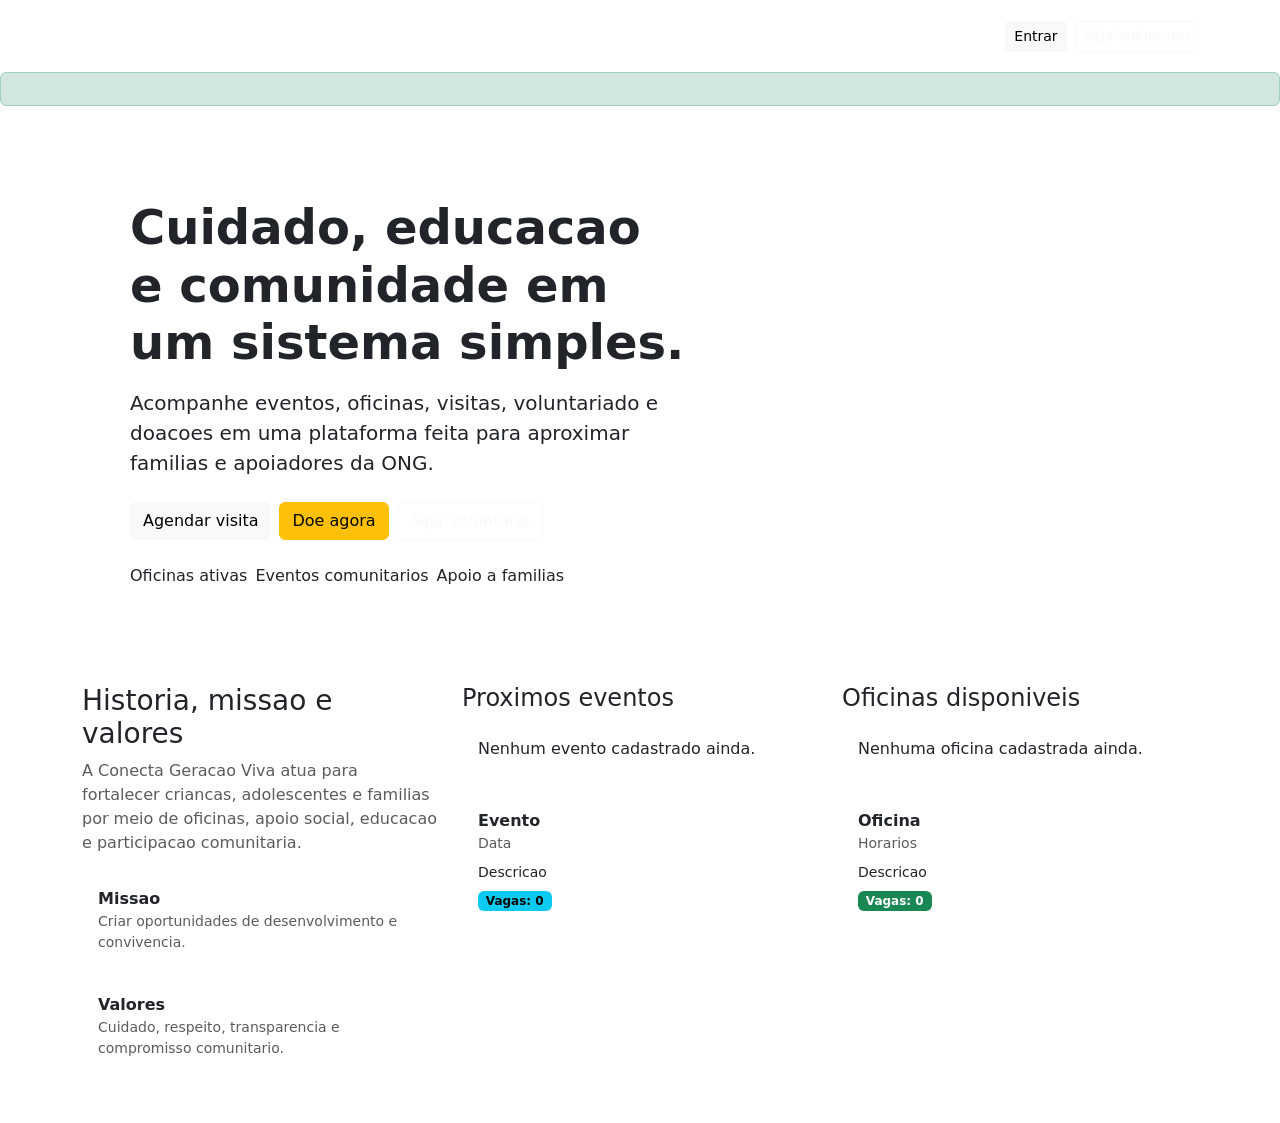
<file: src/main/resources/templates/index.html>
<!DOCTYPE html>
<html lang="pt-br" xmlns:th="http://www.thymeleaf.org">
<head>
    <meta charset="UTF-8">
    <meta name="viewport" content="width=device-width, initial-scale=1">
    <title>Conecta Geracao Viva</title>
    <link href="https://cdn.jsdelivr.net/npm/bootstrap@5.3.3/dist/css/bootstrap.min.css" rel="stylesheet">
    <link th:href="@{/css/app.css}" rel="stylesheet">
</head>
<body>
<nav class="navbar navbar-expand-lg navbar-dark app-nav py-3">
    <div class="container">
        <a class="navbar-brand fw-bold d-flex align-items-center gap-2" th:href="@{/}">
            <span class="brand-mark">CG</span>
            <span>Conecta Geracao Viva</span>
        </a>
        <div class="d-flex gap-2">
            <a class="btn btn-light btn-sm" th:href="@{/login}">Entrar</a>
            <a class="btn btn-outline-light btn-sm" th:href="@{/voluntarios/novo}">Seja Voluntario</a>
        </div>
    </div>
</nav>

<main>
    <div class="alert alert-success" th:if="${mensagem}" th:text="${mensagem}"></div>

    <section class="container hero">
        <div class="hero-panel w-100">
            <div class="row g-0 align-items-stretch">
                <div class="col-lg-7 p-4 p-lg-5">
                    <div class="small text-white-50 mb-2">ONG Conecta Geracao Viva</div>
                    <h1 class="display-5 fw-bold">Cuidado, educacao e comunidade em um sistema simples.</h1>
                    <p class="lead text-white-75 mt-3">
                        Acompanhe eventos, oficinas, visitas, voluntariado e doacoes em uma plataforma feita para aproximar familias e apoiadores da ONG.
                    </p>
                    <div class="d-flex flex-wrap gap-2 mt-4">
                        <a class="btn btn-light" th:href="@{/visitas/nova}">Agendar visita</a>
                        <a class="btn btn-warning" th:href="@{/doacoes/nova}">Doe agora</a>
                        <a class="btn btn-outline-light" th:href="@{/voluntarios/novo}">Seja voluntario</a>
                    </div>
                    <div class="d-flex flex-wrap gap-2 mt-4">
                        <span class="stat-pill">Oficinas ativas</span>
                        <span class="stat-pill">Eventos comunitarios</span>
                        <span class="stat-pill">Apoio a familias</span>
                    </div>
                </div>
                <div class="col-lg-5 hero-media"></div>
            </div>
        </div>
    </section>

    <section class="soft-band py-5">
        <div class="container">
            <div class="row g-4">
                <div class="col-lg-4">
                    <h2 class="section-title h3">Historia, missao e valores</h2>
                    <p class="text-muted">
                        A Conecta Geracao Viva atua para fortalecer criancas, adolescentes e familias por meio de oficinas, apoio social, educacao e participacao comunitaria.
                    </p>
                    <div class="d-grid gap-2">
                        <div class="bg-white p-3 modern-card">
                            <strong>Missao</strong>
                            <div class="small text-muted">Criar oportunidades de desenvolvimento e convivencia.</div>
                        </div>
                        <div class="bg-white p-3 modern-card">
                            <strong>Valores</strong>
                            <div class="small text-muted">Cuidado, respeito, transparencia e compromisso comunitario.</div>
                        </div>
                    </div>
                </div>

                <div class="col-lg-4">
                    <h2 class="section-title h4">Proximos eventos</h2>
                    <div class="d-grid gap-3">
                        <div class="bg-white p-3 modern-card" th:if="${#lists.isEmpty(proximosEventos)}">
                            Nenhum evento cadastrado ainda.
                        </div>
                        <div class="bg-white p-3 modern-card" th:each="evento : ${proximosEventos}">
                            <div class="fw-bold" th:text="${evento.nome}">Evento</div>
                            <div class="small text-muted" th:text="${#temporals.format(evento.dataHorario, 'dd/MM/yyyy HH:mm')}">Data</div>
                            <div class="small mt-2" th:text="${evento.descricao}">Descricao</div>
                            <span class="badge text-bg-info mt-2">Vagas: <span th:text="${evento.quantidadeVagas}">0</span></span>
                        </div>
                    </div>
                </div>

                <div class="col-lg-4">
                    <h2 class="section-title h4">Oficinas disponiveis</h2>
                    <div class="d-grid gap-3">
                        <div class="bg-white p-3 modern-card" th:if="${#lists.isEmpty(oficinas)}">
                            Nenhuma oficina cadastrada ainda.
                        </div>
                        <div class="bg-white p-3 modern-card" th:each="oficina : ${oficinas}">
                            <div class="fw-bold" th:text="${oficina.nome}">Oficina</div>
                            <div class="small text-muted" th:text="${oficina.horarios}">Horarios</div>
                            <div class="small mt-2" th:text="${oficina.descricao}">Descricao</div>
                            <span class="badge text-bg-success mt-2">Vagas: <span th:text="${oficina.numeroVagas}">0</span></span>
                        </div>
                    </div>
                </div>
            </div>
        </div>
    </section>
</main>
</body>
</html>
</file>
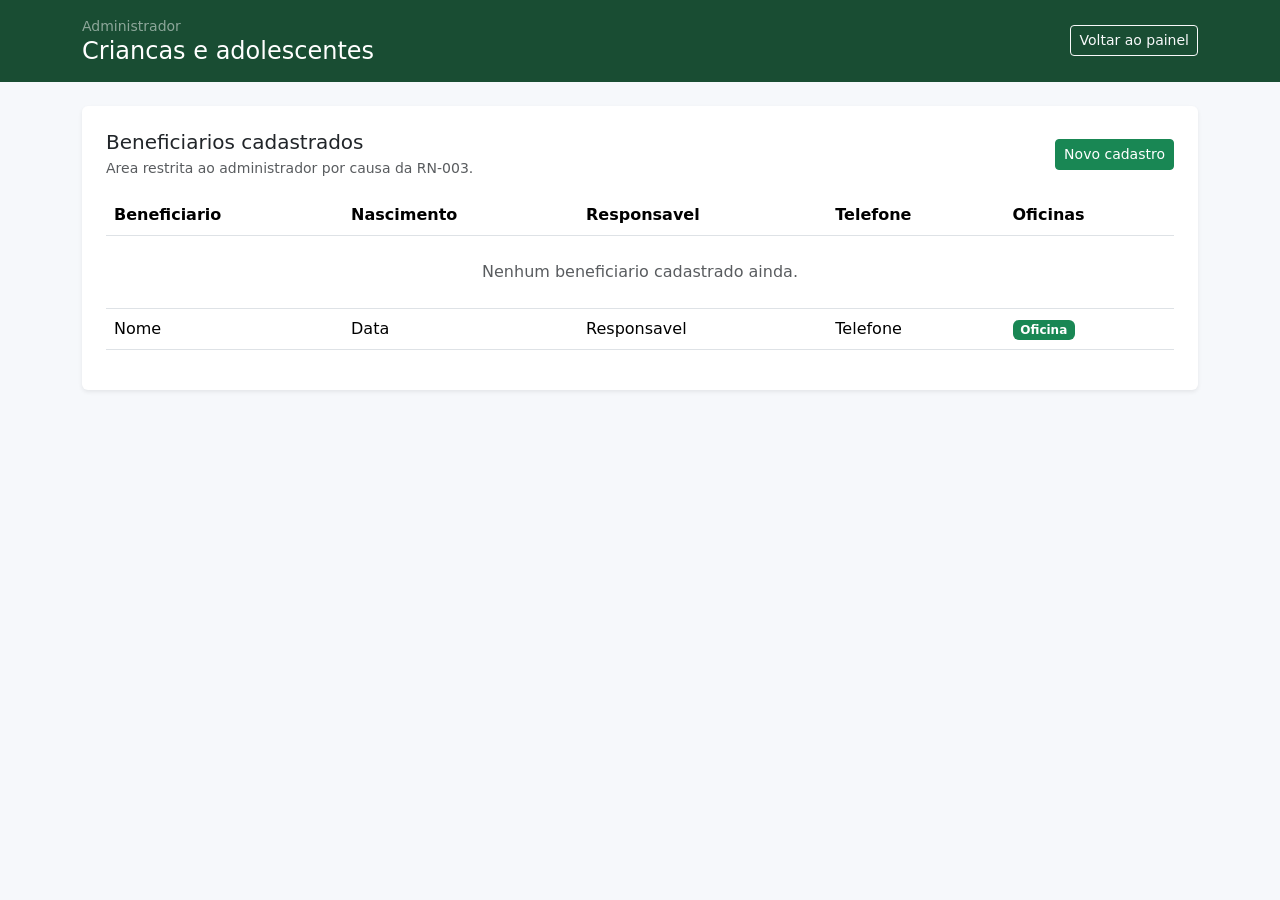
<file: src/main/resources/templates/admin-beneficiarios.html>
<!DOCTYPE html>
<html lang="pt-br" xmlns:th="http://www.thymeleaf.org">
<head>
    <meta charset="UTF-8">
    <meta name="viewport" content="width=device-width, initial-scale=1">
    <title>Beneficiarios - Conecta Geracao Viva</title>
    <link href="https://cdn.jsdelivr.net/npm/bootstrap@5.3.3/dist/css/bootstrap.min.css" rel="stylesheet">
    <link th:href="@{/css/app.css}" rel="stylesheet">
    <style>
        body { background: #f6f8fb; }
        .topbar { background: #194d33; color: white; }
    </style>
</head>
<body>
<nav class="topbar py-3">
    <div class="container d-flex justify-content-between align-items-center">
        <div>
            <div class="small text-white-50">Administrador</div>
            <h1 class="h4 mb-0">Criancas e adolescentes</h1>
        </div>
        <a class="btn btn-outline-light btn-sm" th:href="@{/admin}">Voltar ao painel</a>
    </div>
</nav>

<main class="container py-4">
    <section class="bg-white rounded shadow-sm p-4">
        <div class="d-flex justify-content-between align-items-center mb-3">
            <div>
                <h2 class="h5 mb-1">Beneficiarios cadastrados</h2>
                <p class="small text-muted mb-0">Area restrita ao administrador por causa da RN-003.</p>
            </div>
            <a class="btn btn-sm btn-success" th:href="@{/beneficiarios/novo}">Novo cadastro</a>
        </div>

        <div class="table-responsive">
            <table class="table align-middle">
                <thead>
                <tr>
                    <th>Beneficiario</th>
                    <th>Nascimento</th>
                    <th>Responsavel</th>
                    <th>Telefone</th>
                    <th>Oficinas</th>
                </tr>
                </thead>
                <tbody>
                <tr th:if="${#lists.isEmpty(beneficiarios)}">
                    <td colspan="5" class="text-center text-muted py-4">Nenhum beneficiario cadastrado ainda.</td>
                </tr>
                <tr th:each="beneficiario : ${beneficiarios}">
                    <td th:text="${beneficiario.nome}">Nome</td>
                    <td th:text="${beneficiario.dataNascimento}">Data</td>
                    <td th:text="${beneficiario.responsavel.nome}">Responsavel</td>
                    <td th:text="${beneficiario.responsavel.telefone}">Telefone</td>
                    <td>
                        <span class="badge text-bg-success me-1"
                              th:each="matricula : ${beneficiario.matriculas}"
                              th:text="${matricula.oficina.nome}">
                            Oficina
                        </span>
                    </td>
                </tr>
                </tbody>
            </table>
        </div>
    </section>
</main>
</body>
</html>
</file>
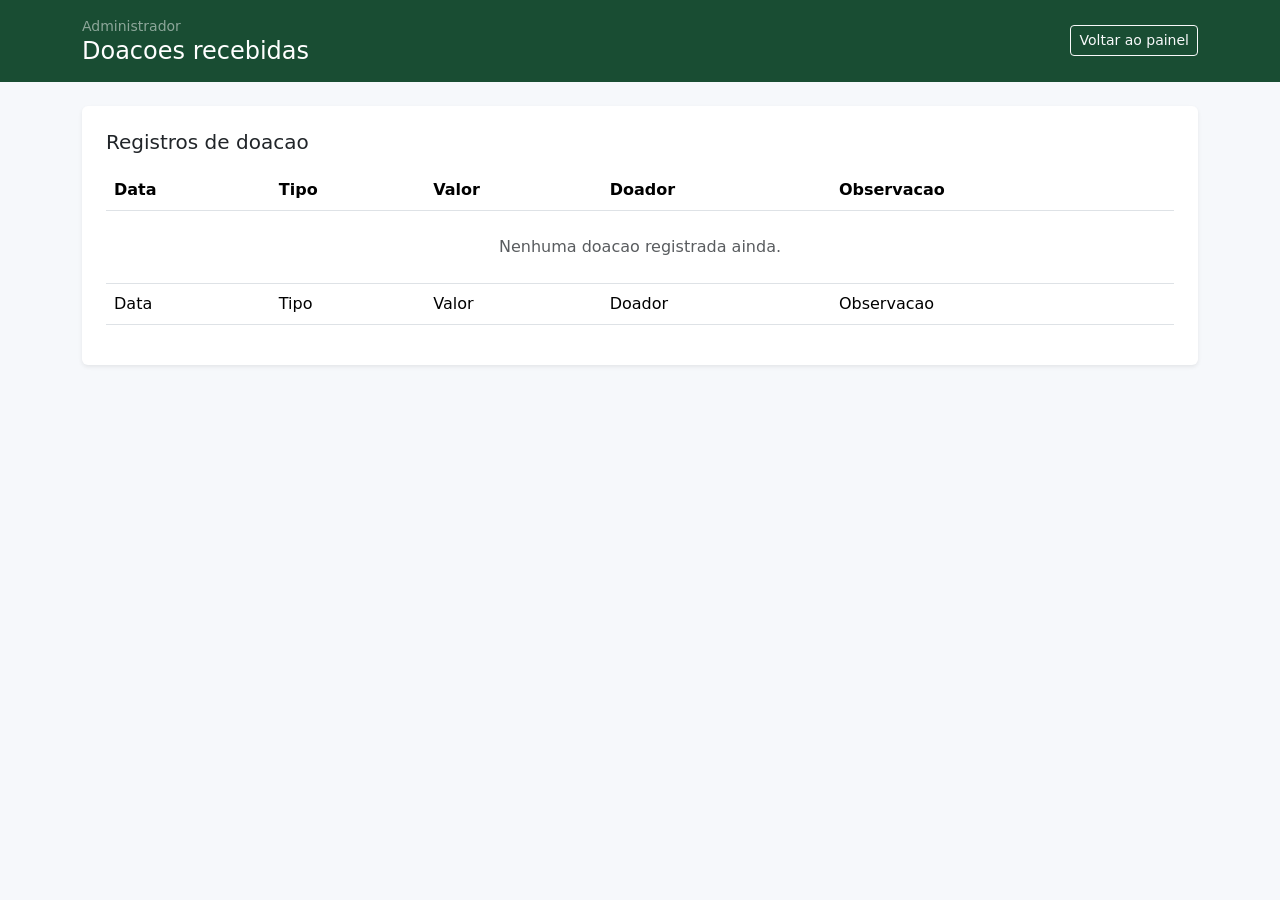
<file: src/main/resources/templates/admin-doacoes.html>
<!DOCTYPE html>
<html lang="pt-br" xmlns:th="http://www.thymeleaf.org">
<head>
    <meta charset="UTF-8">
    <meta name="viewport" content="width=device-width, initial-scale=1">
    <title>Doacoes - Conecta Geracao Viva</title>
    <link href="https://cdn.jsdelivr.net/npm/bootstrap@5.3.3/dist/css/bootstrap.min.css" rel="stylesheet">
    <link th:href="@{/css/app.css}" rel="stylesheet">
    <style>
        body { background: #f6f8fb; }
        .topbar { background: #194d33; color: white; }
    </style>
</head>
<body>
<nav class="topbar py-3">
    <div class="container d-flex justify-content-between align-items-center">
        <div>
            <div class="small text-white-50">Administrador</div>
            <h1 class="h4 mb-0">Doacoes recebidas</h1>
        </div>
        <a class="btn btn-outline-light btn-sm" th:href="@{/admin}">Voltar ao painel</a>
    </div>
</nav>

<main class="container py-4">
    <section class="bg-white rounded shadow-sm p-4">
        <h2 class="h5 mb-3">Registros de doacao</h2>
        <div class="table-responsive">
            <table class="table align-middle">
                <thead>
                <tr>
                    <th>Data</th>
                    <th>Tipo</th>
                    <th>Valor</th>
                    <th>Doador</th>
                    <th>Observacao</th>
                </tr>
                </thead>
                <tbody>
                <tr th:if="${#lists.isEmpty(doacoes)}">
                    <td colspan="5" class="text-center text-muted py-4">Nenhuma doacao registrada ainda.</td>
                </tr>
                <tr th:each="doacao : ${doacoes}">
                    <td th:text="${doacao.data}">Data</td>
                    <td th:text="${doacao.tipo}">Tipo</td>
                    <td th:text="${doacao.valor != null ? 'R$ ' + doacao.valor : '-'}">Valor</td>
                    <td th:text="${doacao.doador != null ? doacao.doador.nome : 'Visitante'}">Doador</td>
                    <td th:text="${doacao.observacao ?: '-'}">Observacao</td>
                </tr>
                </tbody>
            </table>
        </div>
    </section>
</main>
</body>
</html>
</file>
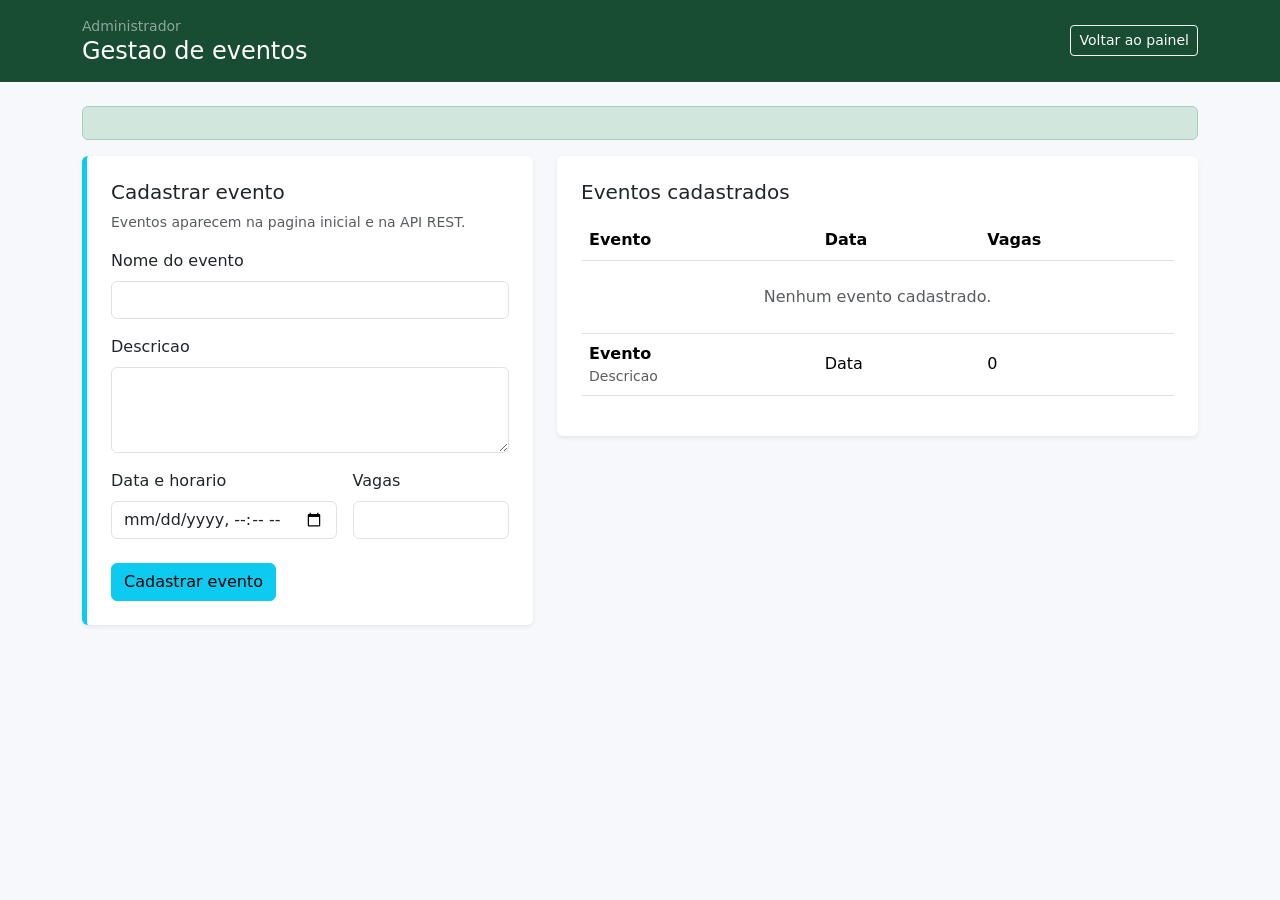
<file: src/main/resources/templates/admin-eventos.html>
<!DOCTYPE html>
<html lang="pt-br" xmlns:th="http://www.thymeleaf.org">
<head>
    <meta charset="UTF-8">
    <meta name="viewport" content="width=device-width, initial-scale=1">
    <title>Eventos - Conecta Geracao Viva</title>
    <link href="https://cdn.jsdelivr.net/npm/bootstrap@5.3.3/dist/css/bootstrap.min.css" rel="stylesheet">
    <link th:href="@{/css/app.css}" rel="stylesheet">
    <style>
        body { background: #f6f8fb; }
        .topbar { background: #194d33; color: white; }
        .panel { border-left: 5px solid #0dcaf0; }
    </style>
</head>
<body>
<nav class="topbar py-3">
    <div class="container d-flex justify-content-between align-items-center">
        <div>
            <div class="small text-white-50">Administrador</div>
            <h1 class="h4 mb-0">Gestao de eventos</h1>
        </div>
        <a class="btn btn-outline-light btn-sm" th:href="@{/admin}">Voltar ao painel</a>
    </div>
</nav>

<main class="container py-4">
    <div class="alert alert-success" th:if="${mensagem}" th:text="${mensagem}"></div>

    <section class="row g-4">
        <div class="col-lg-5">
            <div class="bg-white rounded shadow-sm p-4 panel">
                <h2 class="h5">Cadastrar evento</h2>
                <p class="small text-muted">Eventos aparecem na pagina inicial e na API REST.</p>

                <form th:action="@{/admin/eventos}" th:object="${eventoForm}" method="post">
                    <div class="mb-3">
                        <label class="form-label" for="nome">Nome do evento</label>
                        <input class="form-control" id="nome" th:field="*{nome}" type="text" required>
                        <div class="text-danger small" th:errors="*{nome}"></div>
                    </div>

                    <div class="mb-3">
                        <label class="form-label" for="descricao">Descricao</label>
                        <textarea class="form-control" id="descricao" th:field="*{descricao}" rows="3"></textarea>
                    </div>

                    <div class="row g-3">
                        <div class="col-md-7">
                            <label class="form-label" for="dataHorario">Data e horario</label>
                            <input class="form-control" id="dataHorario" th:field="*{dataHorario}" type="datetime-local" required>
                        </div>
                        <div class="col-md-5">
                            <label class="form-label" for="quantidadeVagas">Vagas</label>
                            <input class="form-control" id="quantidadeVagas" th:field="*{quantidadeVagas}" type="number" min="1" required>
                            <div class="text-danger small" th:errors="*{quantidadeVagas}"></div>
                        </div>
                    </div>

                    <button class="btn btn-info mt-4" type="submit">Cadastrar evento</button>
                </form>
            </div>
        </div>

        <div class="col-lg-7">
            <div class="bg-white rounded shadow-sm p-4">
                <h2 class="h5 mb-3">Eventos cadastrados</h2>
                <div class="table-responsive">
                    <table class="table align-middle">
                        <thead>
                        <tr>
                            <th>Evento</th>
                            <th>Data</th>
                            <th>Vagas</th>
                        </tr>
                        </thead>
                        <tbody>
                        <tr th:if="${#lists.isEmpty(eventos)}">
                            <td colspan="3" class="text-center text-muted py-4">Nenhum evento cadastrado.</td>
                        </tr>
                        <tr th:each="evento : ${eventos}">
                            <td>
                                <div class="fw-semibold" th:text="${evento.nome}">Evento</div>
                                <div class="small text-muted" th:text="${evento.descricao}">Descricao</div>
                            </td>
                            <td th:text="${#temporals.format(evento.dataHorario, 'dd/MM/yyyy HH:mm')}">Data</td>
                            <td th:text="${evento.quantidadeVagas}">0</td>
                        </tr>
                        </tbody>
                    </table>
                </div>
            </div>
        </div>
    </section>
</main>
</body>
</html>
</file>
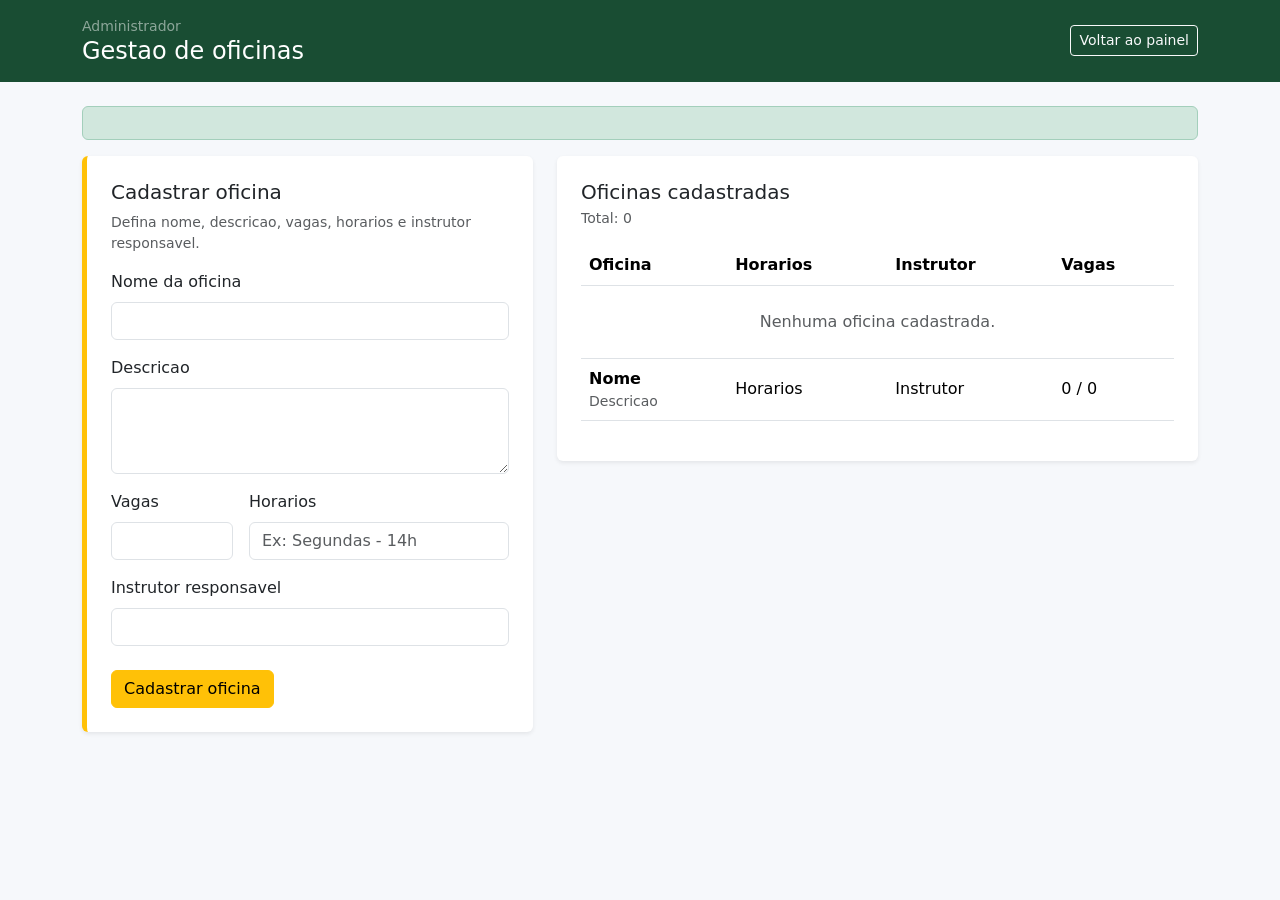
<file: src/main/resources/templates/admin-oficinas.html>
<!DOCTYPE html>
<html lang="pt-br" xmlns:th="http://www.thymeleaf.org">
<head>
    <meta charset="UTF-8">
    <meta name="viewport" content="width=device-width, initial-scale=1">
    <title>Oficinas - Conecta Geracao Viva</title>
    <link href="https://cdn.jsdelivr.net/npm/bootstrap@5.3.3/dist/css/bootstrap.min.css" rel="stylesheet">
    <link th:href="@{/css/app.css}" rel="stylesheet">
    <style>
        body { background: #f6f8fb; }
        .topbar { background: #194d33; color: white; }
        .panel { border-left: 5px solid #ffc107; }
    </style>
</head>
<body>
<nav class="topbar py-3">
    <div class="container d-flex justify-content-between align-items-center">
        <div>
            <div class="small text-white-50">Administrador</div>
            <h1 class="h4 mb-0">Gestao de oficinas</h1>
        </div>
        <a class="btn btn-outline-light btn-sm" th:href="@{/admin}">Voltar ao painel</a>
    </div>
</nav>

<main class="container py-4">
    <div class="alert alert-success" th:if="${mensagem}" th:text="${mensagem}"></div>

    <section class="row g-4">
        <div class="col-lg-5">
            <div class="bg-white rounded shadow-sm p-4 panel">
                <h2 class="h5">Cadastrar oficina</h2>
                <p class="small text-muted">Defina nome, descricao, vagas, horarios e instrutor responsavel.</p>

                <form th:action="@{/admin/oficinas}" th:object="${oficinaForm}" method="post">
                    <div class="mb-3">
                        <label class="form-label" for="nome">Nome da oficina</label>
                        <input class="form-control" id="nome" th:field="*{nome}" type="text" required>
                        <div class="text-danger small" th:errors="*{nome}"></div>
                    </div>

                    <div class="mb-3">
                        <label class="form-label" for="descricao">Descricao</label>
                        <textarea class="form-control" id="descricao" th:field="*{descricao}" rows="3"></textarea>
                    </div>

                    <div class="row g-3">
                        <div class="col-md-4">
                            <label class="form-label" for="numeroVagas">Vagas</label>
                            <input class="form-control" id="numeroVagas" th:field="*{numeroVagas}" type="number" min="1" required>
                            <div class="text-danger small" th:errors="*{numeroVagas}"></div>
                        </div>
                        <div class="col-md-8">
                            <label class="form-label" for="horarios">Horarios</label>
                            <input class="form-control" id="horarios" th:field="*{horarios}" type="text" placeholder="Ex: Segundas - 14h" required>
                            <div class="text-danger small" th:errors="*{horarios}"></div>
                        </div>
                    </div>

                    <div class="mt-3">
                        <label class="form-label" for="instrutorResponsavel">Instrutor responsavel</label>
                        <input class="form-control" id="instrutorResponsavel" th:field="*{instrutorResponsavel}" type="text" required>
                        <div class="text-danger small" th:errors="*{instrutorResponsavel}"></div>
                    </div>

                    <button class="btn btn-warning mt-4" type="submit">Cadastrar oficina</button>
                </form>
            </div>
        </div>

        <div class="col-lg-7">
            <div class="bg-white rounded shadow-sm p-4">
                <div class="d-flex justify-content-between align-items-center mb-3">
                    <div>
                        <h2 class="h5 mb-1">Oficinas cadastradas</h2>
                        <p class="small text-muted mb-0">Total: <span th:text="${totalOficinas}">0</span></p>
                    </div>
                </div>

                <div class="table-responsive">
                    <table class="table align-middle">
                        <thead>
                        <tr>
                            <th>Oficina</th>
                            <th>Horarios</th>
                            <th>Instrutor</th>
                            <th>Vagas</th>
                        </tr>
                        </thead>
                        <tbody>
                        <tr th:if="${#lists.isEmpty(oficinas)}">
                            <td colspan="4" class="text-center text-muted py-4">Nenhuma oficina cadastrada.</td>
                        </tr>
                        <tr th:each="oficina : ${oficinas}">
                            <td>
                                <div class="fw-semibold" th:text="${oficina.nome}">Nome</div>
                                <div class="small text-muted" th:text="${oficina.descricao}">Descricao</div>
                            </td>
                            <td th:text="${oficina.horarios}">Horarios</td>
                            <td th:text="${oficina.instrutorResponsavel}">Instrutor</td>
                            <td>
                                <span th:text="${oficinaService.contarMatriculas(oficina.id)}">0</span>
                                /
                                <span th:text="${oficina.numeroVagas}">0</span>
                            </td>
                        </tr>
                        </tbody>
                    </table>
                </div>
            </div>
        </div>
    </section>
</main>
</body>
</html>
</file>
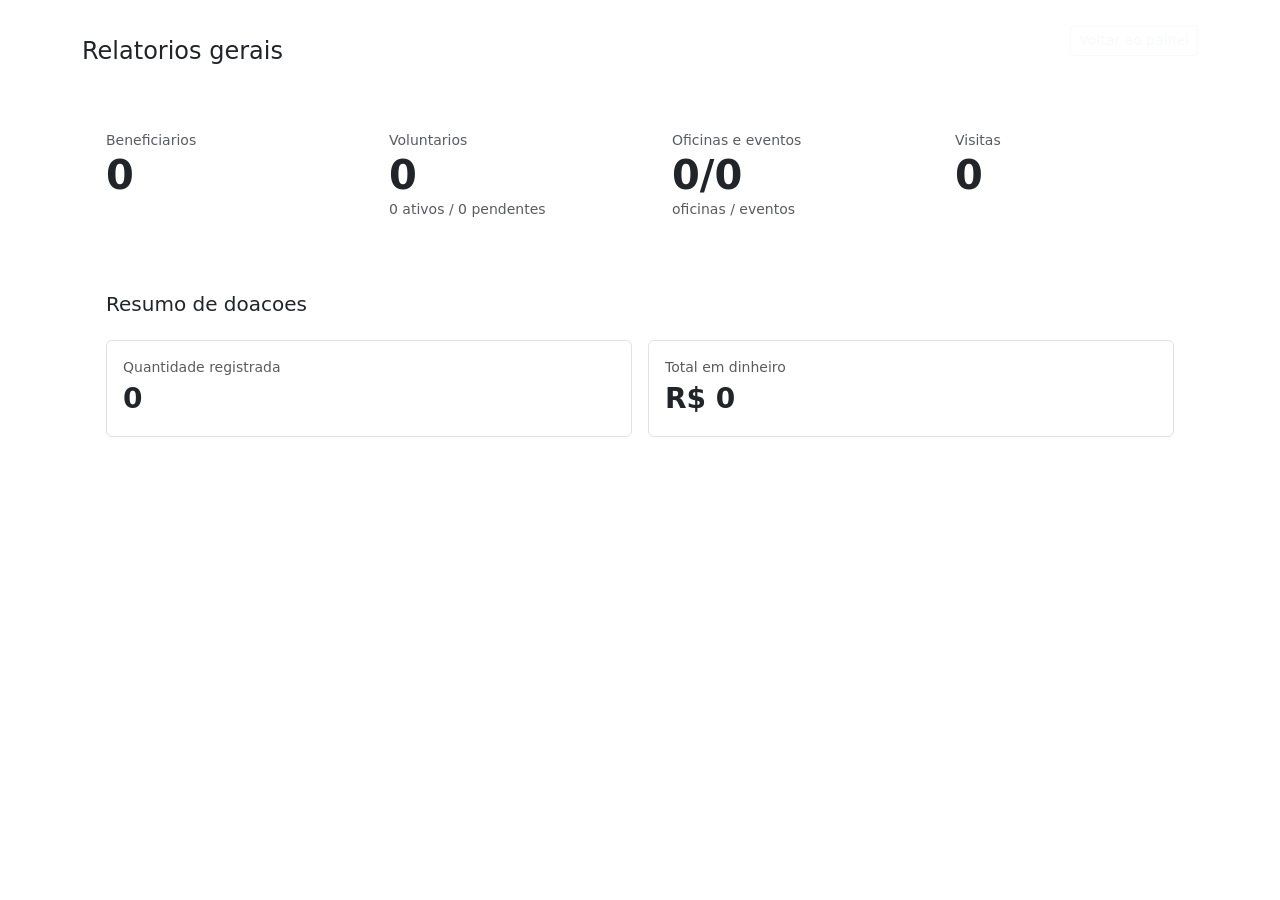
<file: src/main/resources/templates/admin-relatorios.html>
<!DOCTYPE html>
<html lang="pt-br" xmlns:th="http://www.thymeleaf.org">
<head>
    <meta charset="UTF-8">
    <meta name="viewport" content="width=device-width, initial-scale=1">
    <title>Relatorios - Conecta Geracao Viva</title>
    <link href="https://cdn.jsdelivr.net/npm/bootstrap@5.3.3/dist/css/bootstrap.min.css" rel="stylesheet">
    <link th:href="@{/css/app.css}" rel="stylesheet">
</head>
<body>
<nav class="topbar py-3">
    <div class="container d-flex justify-content-between align-items-center">
        <div>
            <div class="small text-white-50">Administrador</div>
            <h1 class="h4 mb-0">Relatorios gerais</h1>
        </div>
        <a class="btn btn-outline-light btn-sm" th:href="@{/admin}">Voltar ao painel</a>
    </div>
</nav>

<main class="container py-4">
    <section class="row g-3">
        <div class="col-md-3">
            <div class="bg-white p-4 modern-card h-100">
                <div class="text-muted small">Beneficiarios</div>
                <div class="display-6 fw-bold" th:text="${totalBeneficiarios}">0</div>
            </div>
        </div>
        <div class="col-md-3">
            <div class="bg-white p-4 modern-card h-100">
                <div class="text-muted small">Voluntarios</div>
                <div class="display-6 fw-bold" th:text="${totalVoluntarios}">0</div>
                <div class="small text-muted">
                    <span th:text="${voluntariosAtivos}">0</span> ativos /
                    <span th:text="${voluntariosPendentes}">0</span> pendentes
                </div>
            </div>
        </div>
        <div class="col-md-3">
            <div class="bg-white p-4 modern-card h-100">
                <div class="text-muted small">Oficinas e eventos</div>
                <div class="display-6 fw-bold">
                    <span th:text="${totalOficinas}">0</span>/<span th:text="${totalEventos}">0</span>
                </div>
                <div class="small text-muted">oficinas / eventos</div>
            </div>
        </div>
        <div class="col-md-3">
            <div class="bg-white p-4 modern-card h-100">
                <div class="text-muted small">Visitas</div>
                <div class="display-6 fw-bold" th:text="${totalVisitas}">0</div>
            </div>
        </div>
    </section>

    <section class="bg-white p-4 modern-card mt-4">
        <h2 class="h5">Resumo de doacoes</h2>
        <div class="row g-3 mt-1">
            <div class="col-md-6">
                <div class="p-3 rounded border">
                    <div class="small text-muted">Quantidade registrada</div>
                    <div class="fs-3 fw-bold" th:text="${quantidadeDoacoes}">0</div>
                </div>
            </div>
            <div class="col-md-6">
                <div class="p-3 rounded border">
                    <div class="small text-muted">Total em dinheiro</div>
                    <div class="fs-3 fw-bold">R$ <span th:text="${totalDoacoes}">0</span></div>
                </div>
            </div>
        </div>
    </section>
</main>
</body>
</html>
</file>
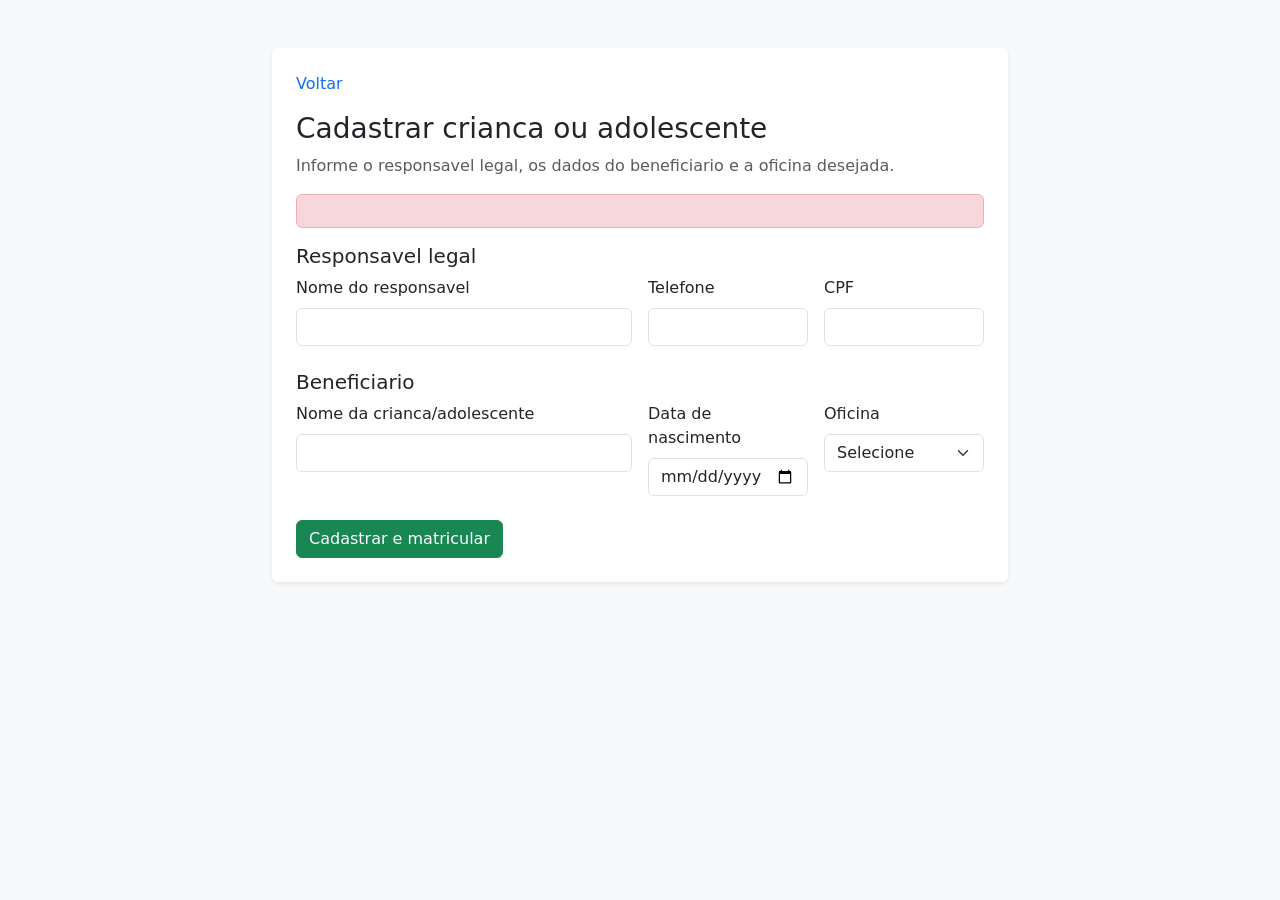
<file: src/main/resources/templates/beneficiario-form.html>
<!DOCTYPE html>
<html lang="pt-br" xmlns:th="http://www.thymeleaf.org">
<head>
    <meta charset="UTF-8">
    <meta name="viewport" content="width=device-width, initial-scale=1">
    <title>Cadastro de Beneficiario - Conecta Geracao Viva</title>
    <link href="https://cdn.jsdelivr.net/npm/bootstrap@5.3.3/dist/css/bootstrap.min.css" rel="stylesheet">
    <link th:href="@{/css/app.css}" rel="stylesheet">
</head>
<body class="bg-light">
<main class="container py-5">
    <div class="row justify-content-center">
        <div class="col-lg-8">
            <div class="bg-white rounded shadow-sm p-4">
                <a class="text-decoration-none" th:href="@{/comunidade}">Voltar</a>
                <h1 class="h3 mt-3">Cadastrar crianca ou adolescente</h1>
                <p class="text-muted">Informe o responsavel legal, os dados do beneficiario e a oficina desejada.</p>

                <div class="alert alert-danger" th:if="${erro}" th:text="${erro}"></div>

                <form th:action="@{/beneficiarios/novo}" th:object="${beneficiarioForm}" method="post">
                    <h2 class="h5">Responsavel legal</h2>
                    <div class="row g-3 mb-4">
                        <div class="col-md-6">
                            <label class="form-label" for="nomeResponsavel">Nome do responsavel</label>
                            <input class="form-control" id="nomeResponsavel" th:field="*{nomeResponsavel}" type="text" required>
                            <div class="text-danger small" th:errors="*{nomeResponsavel}"></div>
                        </div>
                        <div class="col-md-3">
                            <label class="form-label" for="telefoneResponsavel">Telefone</label>
                            <input class="form-control" id="telefoneResponsavel" th:field="*{telefoneResponsavel}" type="text" required>
                            <div class="text-danger small" th:errors="*{telefoneResponsavel}"></div>
                        </div>
                        <div class="col-md-3">
                            <label class="form-label" for="cpfResponsavel">CPF</label>
                            <input class="form-control" id="cpfResponsavel" th:field="*{cpfResponsavel}" type="text">
                        </div>
                    </div>

                    <h2 class="h5">Beneficiario</h2>
                    <div class="row g-3">
                        <div class="col-md-6">
                            <label class="form-label" for="nomeCrianca">Nome da crianca/adolescente</label>
                            <input class="form-control" id="nomeCrianca" th:field="*{nomeCrianca}" type="text" required>
                            <div class="text-danger small" th:errors="*{nomeCrianca}"></div>
                        </div>
                        <div class="col-md-3">
                            <label class="form-label" for="dataNascimento">Data de nascimento</label>
                            <input class="form-control" id="dataNascimento" th:field="*{dataNascimento}" type="date" required>
                            <div class="text-danger small" th:errors="*{dataNascimento}"></div>
                        </div>
                        <div class="col-md-3">
                            <label class="form-label" for="oficinaId">Oficina</label>
                            <select class="form-select" id="oficinaId" th:field="*{oficinaId}" required>
                                <option value="">Selecione</option>
                                <option th:each="oficina : ${oficinas}"
                                        th:value="${oficina.id}"
                                        th:text="${oficina.nome + ' - ' + oficina.horarios}">
                                    Oficina
                                </option>
                            </select>
                            <div class="text-danger small" th:errors="*{oficinaId}"></div>
                        </div>
                    </div>

                    <button class="btn btn-success mt-4" type="submit">Cadastrar e matricular</button>
                </form>
            </div>
        </div>
    </div>
</main>
</body>
</html>
</file>
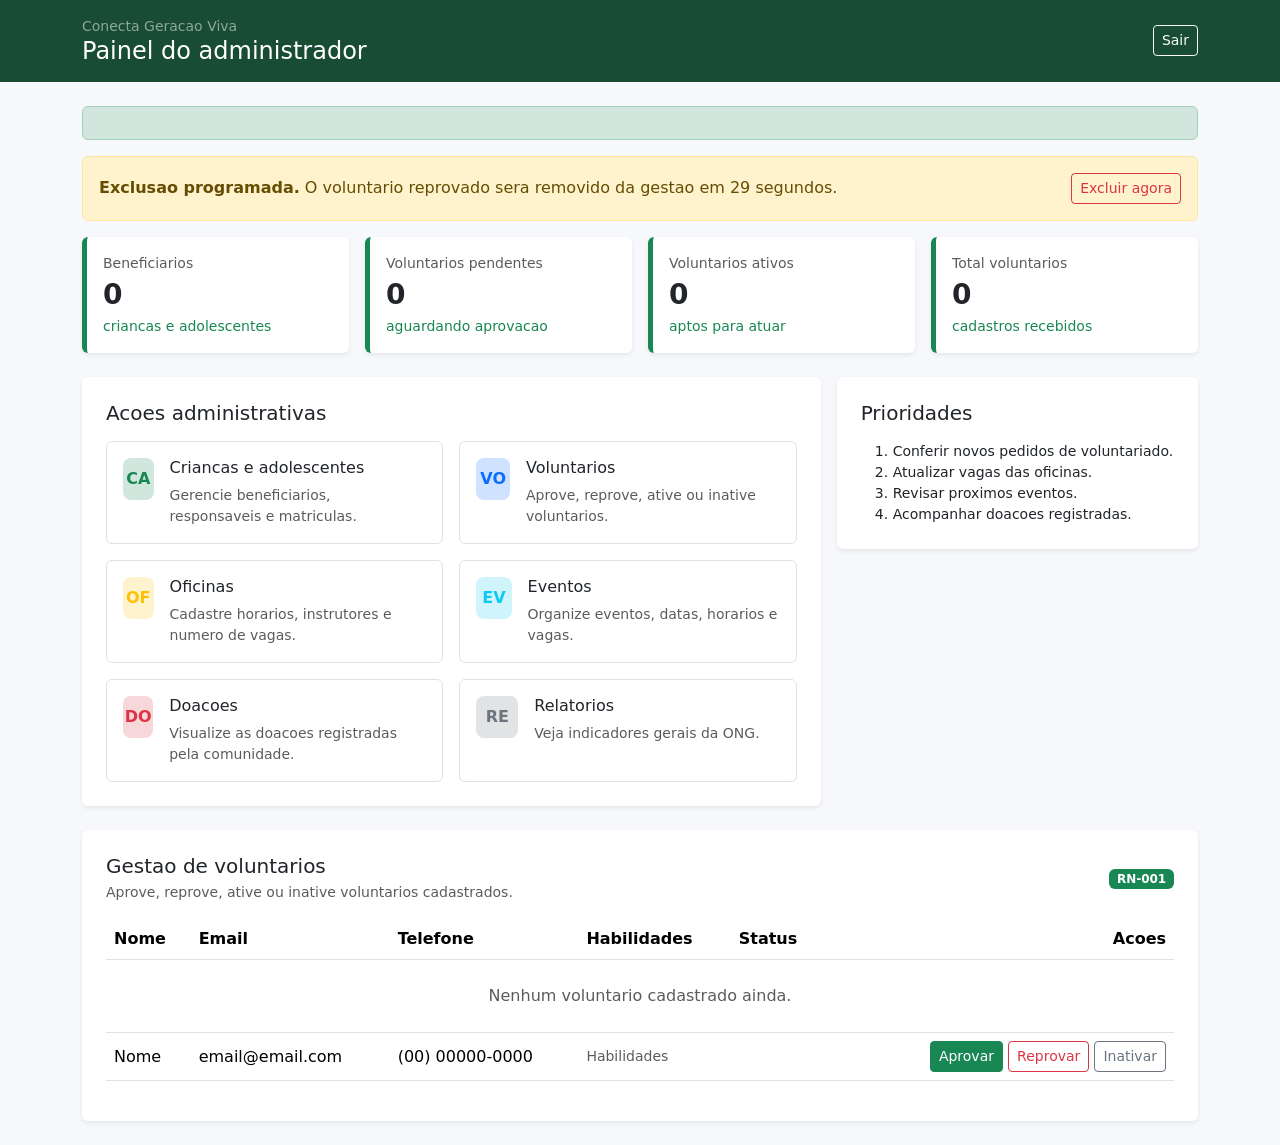
<file: src/main/resources/templates/dashboard-admin.html>
<!DOCTYPE html>
<html lang="pt-br" xmlns:th="http://www.thymeleaf.org">
<head>
    <meta charset="UTF-8">
    <meta name="viewport" content="width=device-width, initial-scale=1">
    <title>Admin - Conecta Geracao Viva</title>
    <link href="https://cdn.jsdelivr.net/npm/bootstrap@5.3.3/dist/css/bootstrap.min.css" rel="stylesheet">
    <link th:href="@{/css/app.css}" rel="stylesheet">
    <style>
        body { background: #f6f8fb; }
        .topbar { background: #194d33; color: white; }
        .metric { border-left: 5px solid #198754; }
        .action-card { transition: transform .15s ease, box-shadow .15s ease; }
        .action-card:hover { transform: translateY(-2px); box-shadow: 0 .5rem 1rem rgba(0,0,0,.08); }
        .icon-box { width: 42px; height: 42px; display: grid; place-items: center; border-radius: 8px; font-weight: 700; }
        .table-actions form { display: inline; }
    </style>
</head>
<body>
<nav class="topbar py-3">
    <div class="container d-flex justify-content-between align-items-center">
        <div>
            <div class="small text-white-50">Conecta Geracao Viva</div>
            <h1 class="h4 mb-0">Painel do administrador</h1>
        </div>
        <a class="btn btn-outline-light btn-sm" th:href="@{/logout}">Sair</a>
    </div>
</nav>

<main class="container py-4">
    <div class="alert alert-success" th:if="${mensagem}" th:text="${mensagem}"></div>
    <div class="alert alert-warning d-flex justify-content-between align-items-center"
         th:if="${voluntarioReprovadoId}">
        <div>
            <strong>Exclusao programada.</strong>
            O voluntario reprovado sera removido da gestao em
            <span id="contador-exclusao">30</span>
            segundos.
        </div>
        <form id="form-excluir-reprovado"
              th:action="@{/admin/voluntarios/{id}/excluir(id=${voluntarioReprovadoId})}"
              method="post">
            <button class="btn btn-sm btn-outline-danger" type="submit">Excluir agora</button>
        </form>
    </div>

    <section class="row g-3 mb-4">
        <div class="col-md-3">
            <div class="bg-white p-3 rounded metric shadow-sm">
                <div class="text-muted small">Beneficiarios</div>
                <div class="fs-3 fw-bold" th:text="${totalBeneficiarios}">0</div>
                <div class="small text-success">criancas e adolescentes</div>
            </div>
        </div>
        <div class="col-md-3">
            <div class="bg-white p-3 rounded metric shadow-sm">
                <div class="text-muted small">Voluntarios pendentes</div>
                <div class="fs-3 fw-bold" th:text="${voluntariosPendentes}">0</div>
                <div class="small text-success">aguardando aprovacao</div>
            </div>
        </div>
        <div class="col-md-3">
            <div class="bg-white p-3 rounded metric shadow-sm">
                <div class="text-muted small">Voluntarios ativos</div>
                <div class="fs-3 fw-bold" th:text="${voluntariosAtivos}">0</div>
                <div class="small text-success">aptos para atuar</div>
            </div>
        </div>
        <div class="col-md-3">
            <div class="bg-white p-3 rounded metric shadow-sm">
                <div class="text-muted small">Total voluntarios</div>
                <div class="fs-3 fw-bold" th:text="${totalVoluntarios}">0</div>
                <div class="small text-success">cadastros recebidos</div>
            </div>
        </div>
    </section>

    <section class="row g-3">
        <div class="col-lg-8">
            <div class="bg-white rounded shadow-sm p-4">
                <h2 class="h5 mb-3">Acoes administrativas</h2>
                <div class="row g-3">
                    <div class="col-md-6">
                        <a class="text-decoration-none text-dark" th:href="@{/admin/beneficiarios}">
                        <div class="border rounded p-3 action-card h-100">
                            <div class="d-flex gap-3">
                                <div class="icon-box bg-success-subtle text-success">CA</div>
                                <div>
                                    <h3 class="h6">Criancas e adolescentes</h3>
                                    <p class="small text-muted mb-0">Gerencie beneficiarios, responsaveis e matriculas.</p>
                                </div>
                            </div>
                        </div>
                        </a>
                    </div>
                    <div class="col-md-6">
                        <div class="border rounded p-3 action-card h-100">
                            <div class="d-flex gap-3">
                                <div class="icon-box bg-primary-subtle text-primary">VO</div>
                                <div>
                                    <h3 class="h6">Voluntarios</h3>
                                    <p class="small text-muted mb-0">Aprove, reprove, ative ou inative voluntarios.</p>
                                </div>
                            </div>
                        </div>
                    </div>
                    <div class="col-md-6">
                        <a class="text-decoration-none text-dark" th:href="@{/admin/oficinas}">
                        <div class="border rounded p-3 action-card h-100">
                            <div class="d-flex gap-3">
                                <div class="icon-box bg-warning-subtle text-warning">OF</div>
                                <div>
                                    <h3 class="h6">Oficinas</h3>
                                    <p class="small text-muted mb-0">Cadastre horarios, instrutores e numero de vagas.</p>
                                </div>
                            </div>
                        </div>
                        </a>
                    </div>
                    <div class="col-md-6">
                        <a class="text-decoration-none text-dark" th:href="@{/admin/eventos}">
                        <div class="border rounded p-3 action-card h-100">
                            <div class="d-flex gap-3">
                                <div class="icon-box bg-info-subtle text-info">EV</div>
                                <div>
                                    <h3 class="h6">Eventos</h3>
                                    <p class="small text-muted mb-0">Organize eventos, datas, horarios e vagas.</p>
                                </div>
                            </div>
                        </div>
                        </a>
                    </div>
                    <div class="col-md-6">
                        <a class="text-decoration-none text-dark" th:href="@{/admin/doacoes}">
                        <div class="border rounded p-3 action-card h-100">
                            <div class="d-flex gap-3">
                                <div class="icon-box bg-danger-subtle text-danger">DO</div>
                                <div>
                                    <h3 class="h6">Doacoes</h3>
                                    <p class="small text-muted mb-0">Visualize as doacoes registradas pela comunidade.</p>
                                </div>
                            </div>
                        </div>
                        </a>
                    </div>
                    <div class="col-md-6">
                        <a class="text-decoration-none text-dark" th:href="@{/admin/relatorios}">
                        <div class="border rounded p-3 action-card h-100">
                            <div class="d-flex gap-3">
                                <div class="icon-box bg-secondary-subtle text-secondary">RE</div>
                                <div>
                                    <h3 class="h6">Relatorios</h3>
                                    <p class="small text-muted mb-0">Veja indicadores gerais da ONG.</p>
                                </div>
                            </div>
                        </div>
                        </a>
                    </div>
                </div>
            </div>
        </div>

        <div class="col-lg-4">
            <div class="bg-white rounded shadow-sm p-4">
                <h2 class="h5 mb-3">Prioridades</h2>
                <ol class="small mb-0">
                    <li>Conferir novos pedidos de voluntariado.</li>
                    <li>Atualizar vagas das oficinas.</li>
                    <li>Revisar proximos eventos.</li>
                    <li>Acompanhar doacoes registradas.</li>
                </ol>
            </div>
        </div>
    </section>

    <section class="bg-white rounded shadow-sm p-4 mt-4">
        <div class="d-flex justify-content-between align-items-center mb-3">
            <div>
                <h2 class="h5 mb-1">Gestao de voluntarios</h2>
                <p class="small text-muted mb-0">Aprove, reprove, ative ou inative voluntarios cadastrados.</p>
            </div>
            <span class="badge text-bg-success">RN-001</span>
        </div>

        <div class="table-responsive">
            <table class="table align-middle">
                <thead>
                <tr>
                    <th>Nome</th>
                    <th>Email</th>
                    <th>Telefone</th>
                    <th>Habilidades</th>
                    <th>Status</th>
                    <th class="text-end">Acoes</th>
                </tr>
                </thead>
                <tbody>
                <tr th:if="${#lists.isEmpty(voluntarios)}">
                    <td colspan="6" class="text-center text-muted py-4">Nenhum voluntario cadastrado ainda.</td>
                </tr>
                <tr th:each="voluntario : ${voluntarios}">
                    <td th:text="${voluntario.usuario.nome}">Nome</td>
                    <td th:text="${voluntario.usuario.email}">email@email.com</td>
                    <td th:text="${voluntario.telefone}">(00) 00000-0000</td>
                    <td class="small text-muted" th:text="${voluntario.habilidades ?: 'Nao informado'}">Habilidades</td>
                    <td>
                        <span class="badge"
                              th:classappend="${voluntario.status.name() == 'ATIVO'} ? ' text-bg-success' :
                                      (${voluntario.status.name() == 'PENDENTE'} ? ' text-bg-warning' :
                                      (${voluntario.status.name() == 'REPROVADO'} ? ' text-bg-danger' : ' text-bg-secondary'))"
                              th:text="${voluntario.status}">
                            PENDENTE
                        </span>
                    </td>
                    <td class="text-end table-actions">
                        <form th:action="@{/admin/voluntarios/{id}/status(id=${voluntario.id})}" method="post">
                            <input type="hidden" name="status" value="ATIVO">
                            <button class="btn btn-sm btn-success" type="submit">Aprovar</button>
                        </form>
                        <form th:action="@{/admin/voluntarios/{id}/status(id=${voluntario.id})}" method="post">
                            <input type="hidden" name="status" value="REPROVADO">
                            <button class="btn btn-sm btn-outline-danger" type="submit">Reprovar</button>
                        </form>
                        <form th:action="@{/admin/voluntarios/{id}/status(id=${voluntario.id})}" method="post">
                            <input type="hidden" name="status" value="INATIVO">
                            <button class="btn btn-sm btn-outline-secondary" type="submit">Inativar</button>
                        </form>
                    </td>
                </tr>
                </tbody>
            </table>
        </div>
    </section>
</main>
<script th:if="${voluntarioReprovadoId}">
    let segundosRestantes = 30;
    const contador = document.getElementById('contador-exclusao');
    const formExclusao = document.getElementById('form-excluir-reprovado');

    const intervalo = setInterval(() => {
        segundosRestantes -= 1;
        contador.textContent = segundosRestantes;

        if (segundosRestantes <= 0) {
            clearInterval(intervalo);
            formExclusao.submit();
        }
    }, 1000);
</script>
</body>
</html>
</file>
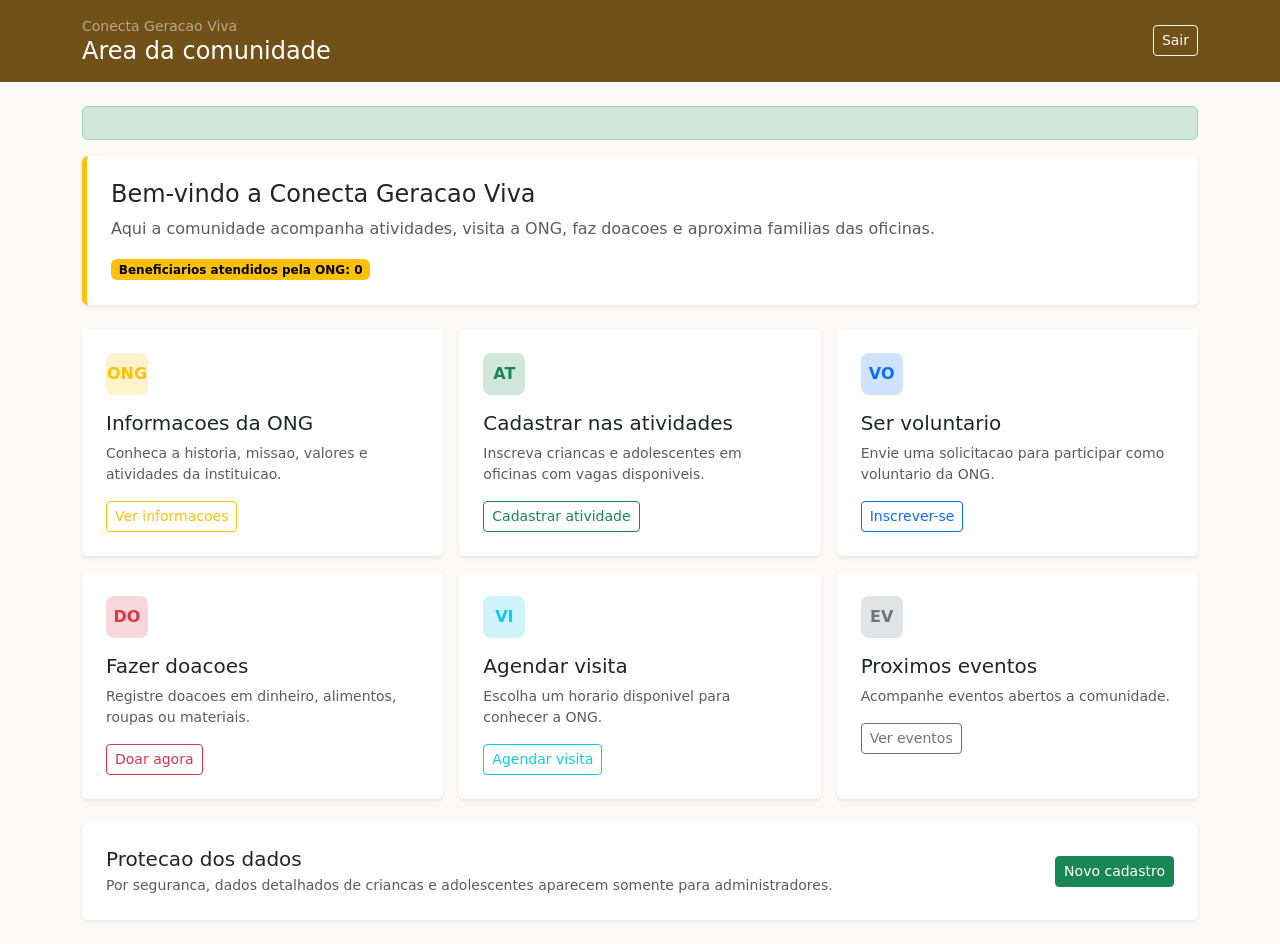
<file: src/main/resources/templates/dashboard-comunidade.html>
<!DOCTYPE html>
<html lang="pt-br" xmlns:th="http://www.thymeleaf.org">
<head>
    <meta charset="UTF-8">
    <meta name="viewport" content="width=device-width, initial-scale=1">
    <title>Comunidade - Conecta Geracao Viva</title>
    <link href="https://cdn.jsdelivr.net/npm/bootstrap@5.3.3/dist/css/bootstrap.min.css" rel="stylesheet">
    <link th:href="@{/css/app.css}" rel="stylesheet">
    <style>
        body { background: #fbfaf7; }
        .topbar { background: #715118; color: white; }
        .feature { border-left: 5px solid #ffc107; }
        .action-card { transition: transform .15s ease, box-shadow .15s ease; }
        .action-card:hover { transform: translateY(-2px); box-shadow: 0 .5rem 1rem rgba(0,0,0,.08); }
        .icon-box { width: 42px; height: 42px; display: grid; place-items: center; border-radius: 8px; font-weight: 700; }
    </style>
</head>
<body>
<nav class="topbar py-3">
    <div class="container d-flex justify-content-between align-items-center">
        <div>
            <div class="small text-white-50">Conecta Geracao Viva</div>
            <h1 class="h4 mb-0">Area da comunidade</h1>
        </div>
        <a class="btn btn-outline-light btn-sm" th:href="@{/logout}">Sair</a>
    </div>
</nav>

<main class="container py-4">
    <div class="alert alert-success" th:if="${mensagem}" th:text="${mensagem}"></div>

    <section class="bg-white rounded shadow-sm p-4 mb-4 feature">
        <h2 class="h4">Bem-vindo a Conecta Geracao Viva</h2>
        <p class="text-muted mb-0">Aqui a comunidade acompanha atividades, visita a ONG, faz doacoes e aproxima familias das oficinas.</p>
        <div class="mt-3">
            <span class="badge text-bg-warning">
                Beneficiarios atendidos pela ONG:
                <span th:text="${totalBeneficiarios}">0</span>
            </span>
        </div>
    </section>

    <section class="row g-3">
        <div class="col-md-4">
            <div class="bg-white rounded shadow-sm p-4 action-card h-100">
                <div class="icon-box bg-warning-subtle text-warning mb-3">ONG</div>
                <h2 class="h5">Informacoes da ONG</h2>
                <p class="small text-muted">Conheca a historia, missao, valores e atividades da instituicao.</p>
                <button class="btn btn-outline-warning btn-sm" type="button">Ver informacoes</button>
            </div>
        </div>
        <div class="col-md-4">
            <div class="bg-white rounded shadow-sm p-4 action-card h-100">
                <div class="icon-box bg-success-subtle text-success mb-3">AT</div>
                <h2 class="h5">Cadastrar nas atividades</h2>
                <p class="small text-muted">Inscreva criancas e adolescentes em oficinas com vagas disponiveis.</p>
                <a class="btn btn-outline-success btn-sm" th:href="@{/beneficiarios/novo}">Cadastrar atividade</a>
            </div>
        </div>
        <div class="col-md-4">
            <div class="bg-white rounded shadow-sm p-4 action-card h-100">
                <div class="icon-box bg-primary-subtle text-primary mb-3">VO</div>
                <h2 class="h5">Ser voluntario</h2>
                <p class="small text-muted">Envie uma solicitacao para participar como voluntario da ONG.</p>
                <a class="btn btn-outline-primary btn-sm" th:href="@{/voluntarios/novo}">Inscrever-se</a>
            </div>
        </div>
        <div class="col-md-4">
            <div class="bg-white rounded shadow-sm p-4 action-card h-100">
                <div class="icon-box bg-danger-subtle text-danger mb-3">DO</div>
                <h2 class="h5">Fazer doacoes</h2>
                <p class="small text-muted">Registre doacoes em dinheiro, alimentos, roupas ou materiais.</p>
                <a class="btn btn-outline-danger btn-sm" th:href="@{/doacoes/nova}">Doar agora</a>
            </div>
        </div>
        <div class="col-md-4">
            <div class="bg-white rounded shadow-sm p-4 action-card h-100">
                <div class="icon-box bg-info-subtle text-info mb-3">VI</div>
                <h2 class="h5">Agendar visita</h2>
                <p class="small text-muted">Escolha um horario disponivel para conhecer a ONG.</p>
                <a class="btn btn-outline-info btn-sm" th:href="@{/visitas/nova}">Agendar visita</a>
            </div>
        </div>
        <div class="col-md-4">
            <div class="bg-white rounded shadow-sm p-4 action-card h-100">
                <div class="icon-box bg-secondary-subtle text-secondary mb-3">EV</div>
                <h2 class="h5">Proximos eventos</h2>
                <p class="small text-muted">Acompanhe eventos abertos a comunidade.</p>
                <button class="btn btn-outline-secondary btn-sm" type="button">Ver eventos</button>
            </div>
        </div>
    </section>

    <section class="bg-white rounded shadow-sm p-4 mt-4">
        <div class="d-flex justify-content-between align-items-center">
            <div>
                <h2 class="h5 mb-1">Protecao dos dados</h2>
                <p class="small text-muted mb-0">Por seguranca, dados detalhados de criancas e adolescentes aparecem somente para administradores.</p>
            </div>
            <a class="btn btn-sm btn-success" th:href="@{/beneficiarios/novo}">Novo cadastro</a>
        </div>
    </section>
</main>
</body>
</html>
</file>
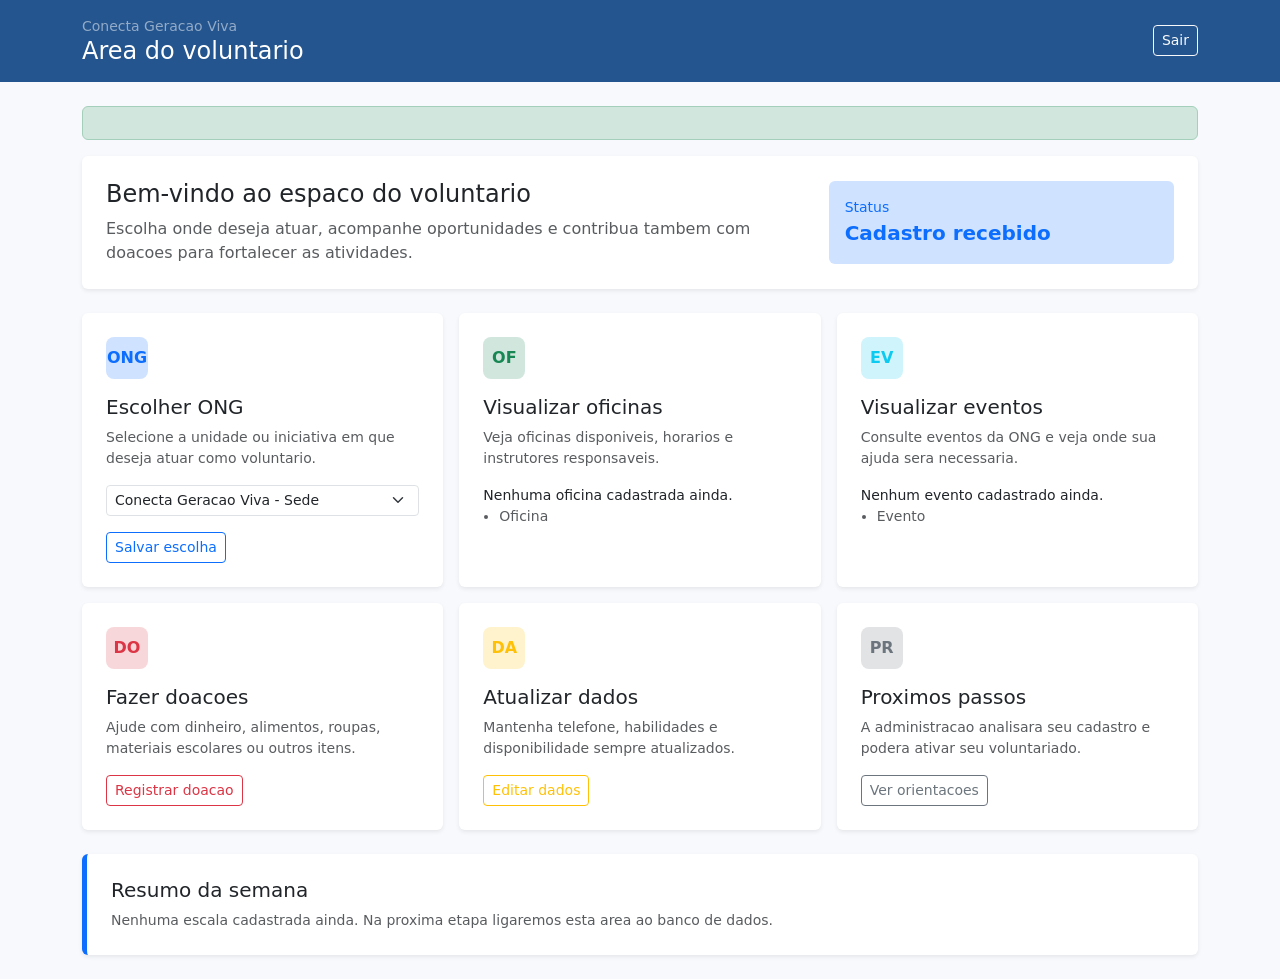
<file: src/main/resources/templates/dashboard-voluntario.html>
<!DOCTYPE html>
<html lang="pt-br" xmlns:th="http://www.thymeleaf.org">
<head>
    <meta charset="UTF-8">
    <meta name="viewport" content="width=device-width, initial-scale=1">
    <title>Voluntario - Conecta Geracao Viva</title>
    <link href="https://cdn.jsdelivr.net/npm/bootstrap@5.3.3/dist/css/bootstrap.min.css" rel="stylesheet">
    <link th:href="@{/css/app.css}" rel="stylesheet">
    <style>
        body { background: #f7f9fc; }
        .topbar { background: #24558f; color: white; }
        .schedule-block { border-left: 5px solid #0d6efd; }
        .action-card { transition: transform .15s ease, box-shadow .15s ease; }
        .action-card:hover { transform: translateY(-2px); box-shadow: 0 .5rem 1rem rgba(0,0,0,.08); }
        .icon-box { width: 42px; height: 42px; display: grid; place-items: center; border-radius: 8px; font-weight: 700; }
    </style>
</head>
<body>
<nav class="topbar py-3">
    <div class="container d-flex justify-content-between align-items-center">
        <div>
            <div class="small text-white-50">Conecta Geracao Viva</div>
            <h1 class="h4 mb-0">Area do voluntario</h1>
        </div>
        <a class="btn btn-outline-light btn-sm" th:href="@{/logout}">Sair</a>
    </div>
</nav>

<main class="container py-4">
    <div class="alert alert-success" th:if="${mensagem}" th:text="${mensagem}"></div>

    <section class="bg-white rounded shadow-sm p-4 mb-4">
        <div class="row align-items-center g-3">
            <div class="col-lg-8">
                <h2 class="h4">Bem-vindo ao espaco do voluntario</h2>
                <p class="text-muted mb-0">Escolha onde deseja atuar, acompanhe oportunidades e contribua tambem com doacoes para fortalecer as atividades.</p>
            </div>
            <div class="col-lg-4">
                <div class="p-3 rounded bg-primary-subtle text-primary">
                    <div class="small">Status</div>
                    <div class="fs-5 fw-bold">Cadastro recebido</div>
                </div>
            </div>
        </div>
    </section>

    <section class="row g-3">
        <div class="col-md-4">
            <div class="bg-white rounded shadow-sm p-4 action-card h-100">
                <div class="icon-box bg-primary-subtle text-primary mb-3">ONG</div>
                <h2 class="h5">Escolher ONG</h2>
                <p class="small text-muted">Selecione a unidade ou iniciativa em que deseja atuar como voluntario.</p>
                <select class="form-select form-select-sm mb-3">
                    <option>Conecta Geracao Viva - Sede</option>
                    <option>Projeto Oficinas Educativas</option>
                    <option>Projeto Eventos Comunitarios</option>
                    <option>Projeto Apoio as Familias</option>
                </select>
                <button class="btn btn-outline-primary btn-sm" type="button">Salvar escolha</button>
            </div>
        </div>
        <div class="col-md-4">
            <div class="bg-white rounded shadow-sm p-4 action-card h-100">
                <div class="icon-box bg-success-subtle text-success mb-3">OF</div>
                <h2 class="h5">Visualizar oficinas</h2>
                <p class="small text-muted">Veja oficinas disponiveis, horarios e instrutores responsaveis.</p>
                <div class="small" th:if="${#lists.isEmpty(oficinas)}">Nenhuma oficina cadastrada ainda.</div>
                <ul class="small text-muted ps-3" th:if="${!#lists.isEmpty(oficinas)}">
                    <li th:each="oficina : ${oficinas}" th:text="${oficina.nome + ' - ' + oficina.horarios}">Oficina</li>
                </ul>
            </div>
        </div>
        <div class="col-md-4">
            <div class="bg-white rounded shadow-sm p-4 action-card h-100">
                <div class="icon-box bg-info-subtle text-info mb-3">EV</div>
                <h2 class="h5">Visualizar eventos</h2>
                <p class="small text-muted">Consulte eventos da ONG e veja onde sua ajuda sera necessaria.</p>
                <div class="small" th:if="${#lists.isEmpty(proximosEventos)}">Nenhum evento cadastrado ainda.</div>
                <ul class="small text-muted ps-3" th:if="${!#lists.isEmpty(proximosEventos)}">
                    <li th:each="evento : ${proximosEventos}" th:text="${evento.nome}">Evento</li>
                </ul>
            </div>
        </div>
        <div class="col-md-4">
            <div class="bg-white rounded shadow-sm p-4 action-card h-100">
                <div class="icon-box bg-danger-subtle text-danger mb-3">DO</div>
                <h2 class="h5">Fazer doacoes</h2>
                <p class="small text-muted">Ajude com dinheiro, alimentos, roupas, materiais escolares ou outros itens.</p>
                <a class="btn btn-outline-danger btn-sm" th:href="@{/doacoes/nova}">Registrar doacao</a>
            </div>
        </div>
        <div class="col-md-4">
            <div class="bg-white rounded shadow-sm p-4 action-card h-100">
                <div class="icon-box bg-warning-subtle text-warning mb-3">DA</div>
                <h2 class="h5">Atualizar dados</h2>
                <p class="small text-muted">Mantenha telefone, habilidades e disponibilidade sempre atualizados.</p>
                <a class="btn btn-outline-warning btn-sm" th:href="@{/voluntario/dados}">Editar dados</a>
            </div>
        </div>
        <div class="col-md-4">
            <div class="bg-white rounded shadow-sm p-4 action-card h-100">
                <div class="icon-box bg-secondary-subtle text-secondary mb-3">PR</div>
                <h2 class="h5">Proximos passos</h2>
                <p class="small text-muted">A administracao analisara seu cadastro e podera ativar seu voluntariado.</p>
                <button class="btn btn-outline-secondary btn-sm" type="button">Ver orientacoes</button>
            </div>
        </div>
    </section>

    <section class="bg-white rounded shadow-sm p-4 mt-4 schedule-block">
        <h2 class="h5">Resumo da semana</h2>
        <p class="small text-muted mb-0">Nenhuma escala cadastrada ainda. Na proxima etapa ligaremos esta area ao banco de dados.</p>
    </section>
</main>
</body>
</html>
</file>
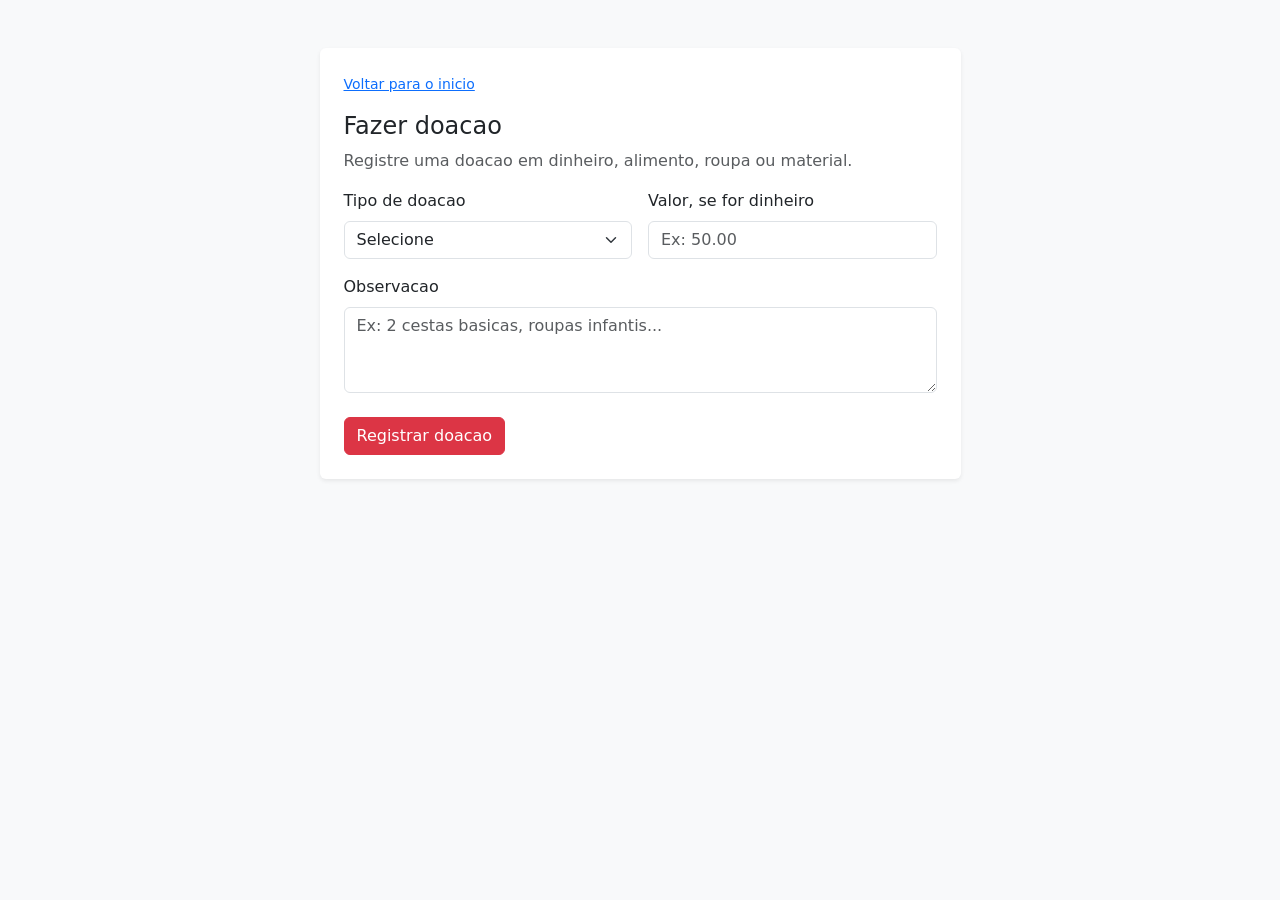
<file: src/main/resources/templates/doacao-form.html>
<!DOCTYPE html>
<html lang="pt-br" xmlns:th="http://www.thymeleaf.org">
<head>
    <meta charset="UTF-8">
    <meta name="viewport" content="width=device-width, initial-scale=1">
    <title>Doar - Conecta Geracao Viva</title>
    <link href="https://cdn.jsdelivr.net/npm/bootstrap@5.3.3/dist/css/bootstrap.min.css" rel="stylesheet">
    <link th:href="@{/css/app.css}" rel="stylesheet">
</head>
<body class="bg-light">
<main class="container py-5">
    <div class="row justify-content-center">
        <div class="col-lg-7">
            <div class="bg-white rounded shadow-sm p-4">
                <a class="small" th:href="@{/}">Voltar para o inicio</a>
                <h1 class="h4 mt-3">Fazer doacao</h1>
                <p class="text-muted">Registre uma doacao em dinheiro, alimento, roupa ou material.</p>

                <form th:action="@{/doacoes/nova}" th:object="${doacaoForm}" method="post">
                    <div class="row g-3">
                        <div class="col-md-6">
                            <label class="form-label" for="tipo">Tipo de doacao</label>
                            <select class="form-select" id="tipo" th:field="*{tipo}" required>
                                <option value="">Selecione</option>
                                <option th:each="tipo : ${tiposDoacao}" th:value="${tipo}" th:text="${tipo}">DINHEIRO</option>
                            </select>
                        </div>
                        <div class="col-md-6">
                            <label class="form-label" for="valor">Valor, se for dinheiro</label>
                            <input class="form-control" id="valor" th:field="*{valor}" type="number" min="0" step="0.01" placeholder="Ex: 50.00">
                        </div>
                    </div>

                    <div class="mt-3">
                        <label class="form-label" for="observacao">Observacao</label>
                        <textarea class="form-control" id="observacao" th:field="*{observacao}" rows="3" placeholder="Ex: 2 cestas basicas, roupas infantis..."></textarea>
                    </div>

                    <button class="btn btn-danger mt-4" type="submit">Registrar doacao</button>
                </form>
            </div>
        </div>
    </div>
</main>
</body>
</html>
</file>
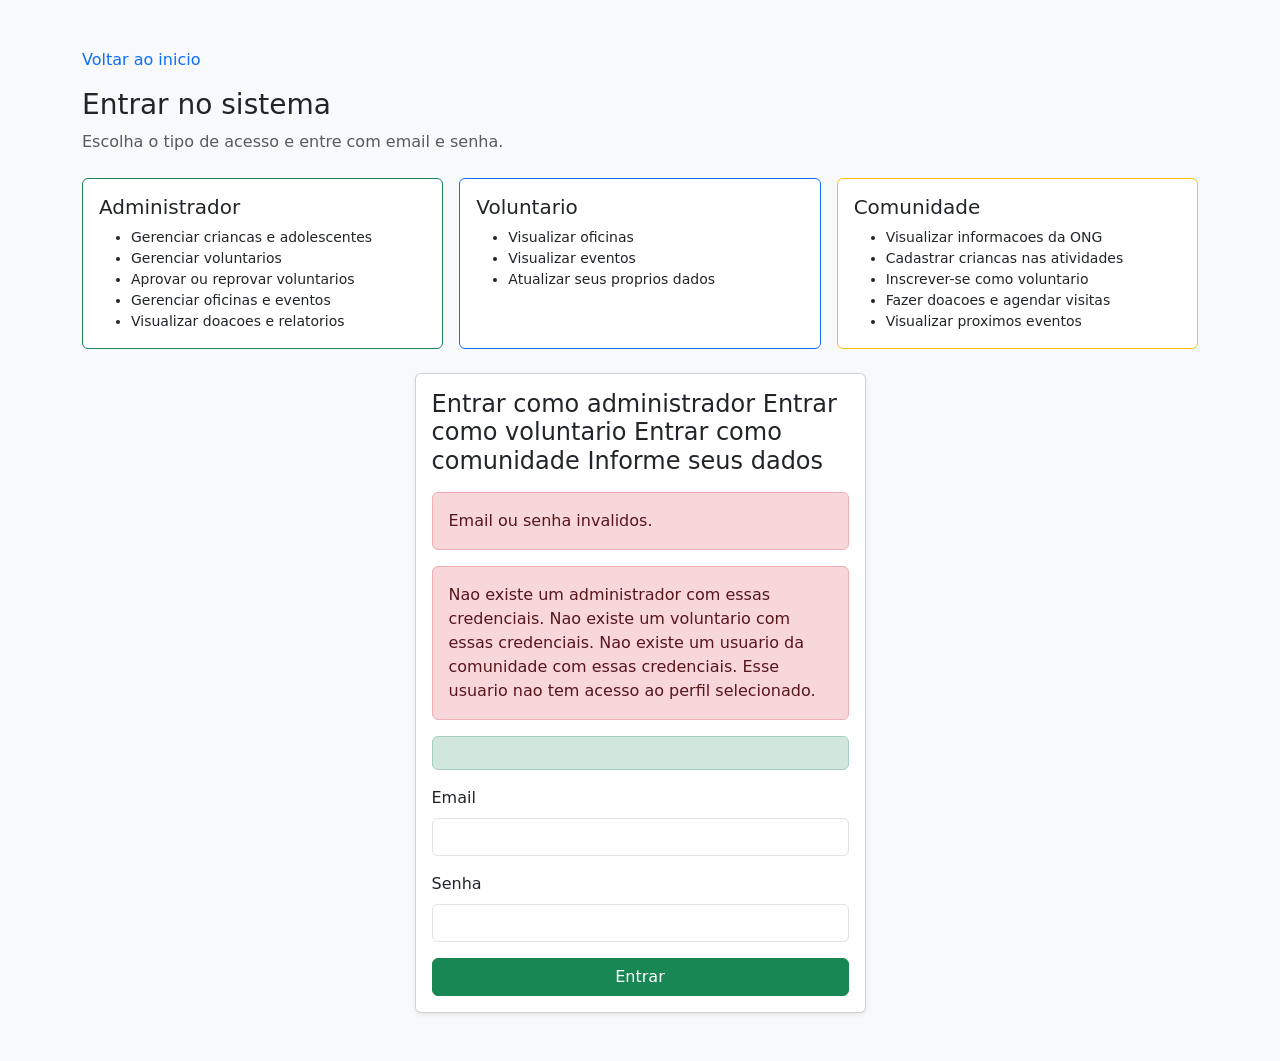
<file: src/main/resources/templates/login.html>
<!DOCTYPE html>
<html lang="pt-br" xmlns:th="http://www.thymeleaf.org">
<head>
    <meta charset="UTF-8">
    <meta name="viewport" content="width=device-width, initial-scale=1">
    <title>Entrar - Conecta Geracao Viva</title>
    <link href="https://cdn.jsdelivr.net/npm/bootstrap@5.3.3/dist/css/bootstrap.min.css" rel="stylesheet">
    <link th:href="@{/css/app.css}" rel="stylesheet">
    <style>
        .perfil-card {
            transition: transform .18s ease, box-shadow .18s ease, border-color .18s ease;
        }

        .perfil-card:hover {
            transform: translateY(-6px);
            box-shadow: 0 1rem 2rem rgba(0, 0, 0, .12);
        }

        .perfil-admin:hover { border-color: #198754 !important; }
        .perfil-voluntario:hover { border-color: #0d6efd !important; }
        .perfil-comunidade:hover { border-color: #ffc107 !important; }
    </style>
</head>
<body class="bg-light">
<main class="container py-5">
    <div class="mb-4">
        <a class="text-decoration-none" th:href="@{/}">Voltar ao inicio</a>
        <h1 class="h3 mt-3">Entrar no sistema</h1>
        <p class="text-muted mb-0">Escolha o tipo de acesso e entre com email e senha.</p>
    </div>

    <section class="row g-3 mb-4">
        <div class="col-md-4" th:if="${perfilSelecionado == null or perfilSelecionado == 'administrador'}">
            <a class="text-decoration-none text-dark" th:href="@{/login(perfil='administrador')}">
                <div class="card h-100 border-success perfil-card perfil-admin">
                    <div class="card-body">
                        <h2 class="h5">Administrador</h2>
                        <ul class="small mb-0">
                            <li>Gerenciar criancas e adolescentes</li>
                            <li>Gerenciar voluntarios</li>
                            <li>Aprovar ou reprovar voluntarios</li>
                            <li>Gerenciar oficinas e eventos</li>
                            <li>Visualizar doacoes e relatorios</li>
                        </ul>
                    </div>
                </div>
            </a>
        </div>

        <div class="col-md-4" th:if="${perfilSelecionado == null or perfilSelecionado == 'voluntario'}">
            <a class="text-decoration-none text-dark" th:href="@{/login(perfil='voluntario')}">
                <div class="card h-100 border-primary perfil-card perfil-voluntario">
                    <div class="card-body">
                        <h2 class="h5">Voluntario</h2>
                        <ul class="small mb-0">
                            <li>Visualizar oficinas</li>
                            <li>Visualizar eventos</li>
                            <li>Atualizar seus proprios dados</li>
                        </ul>
                    </div>
                </div>
            </a>
        </div>

        <div class="col-md-4" th:if="${perfilSelecionado == null or perfilSelecionado == 'comunidade'}">
            <a class="text-decoration-none text-dark" th:href="@{/login(perfil='comunidade')}">
                <div class="card h-100 border-warning perfil-card perfil-comunidade">
                    <div class="card-body">
                        <h2 class="h5">Comunidade</h2>
                        <ul class="small mb-0">
                            <li>Visualizar informacoes da ONG</li>
                            <li>Cadastrar criancas nas atividades</li>
                            <li>Inscrever-se como voluntario</li>
                            <li>Fazer doacoes e agendar visitas</li>
                            <li>Visualizar proximos eventos</li>
                        </ul>
                    </div>
                </div>
            </a>
        </div>
    </section>

    <section class="row justify-content-center">
        <div class="col-md-5">
            <div class="card shadow-sm">
                <div class="card-body">
                    <h2 class="h4 mb-3" th:switch="${perfilSelecionado}">
                        <span th:case="'administrador'">Entrar como administrador</span>
                        <span th:case="'voluntario'">Entrar como voluntario</span>
                        <span th:case="'comunidade'">Entrar como comunidade</span>
                        <span th:case="*">Informe seus dados</span>
                    </h2>

                    <div class="alert alert-danger" th:if="${param.error}">
                        Email ou senha invalidos.
                    </div>
                    <div class="alert alert-danger" th:if="${param.perfilError != null}" th:switch="${perfilSelecionado}">
                        <span th:case="'administrador'">Nao existe um administrador com essas credenciais.</span>
                        <span th:case="'voluntario'">Nao existe um voluntario com essas credenciais.</span>
                        <span th:case="'comunidade'">Nao existe um usuario da comunidade com essas credenciais.</span>
                        <span th:case="*">Esse usuario nao tem acesso ao perfil selecionado.</span>
                    </div>
                    <div class="alert alert-success" th:if="${voluntarioSucesso}" th:text="${voluntarioSucesso}">
                    </div>

                    <form th:action="@{/login}" method="post">
                        <input type="hidden" name="perfil" th:value="${perfilSelecionado}">
                        <div class="mb-3">
                            <label class="form-label" for="username">Email</label>
                            <input class="form-control" id="username" name="username" type="email" required>
                        </div>
                        <div class="mb-3">
                            <label class="form-label" for="password">Senha</label>
                            <input class="form-control" id="password" name="password" type="password" required>
                        </div>
                        <button class="btn btn-success w-100" type="submit">Entrar</button>
                    </form>
                </div>
            </div>
        </div>
    </section>
</main>
</body>
</html>
</file>
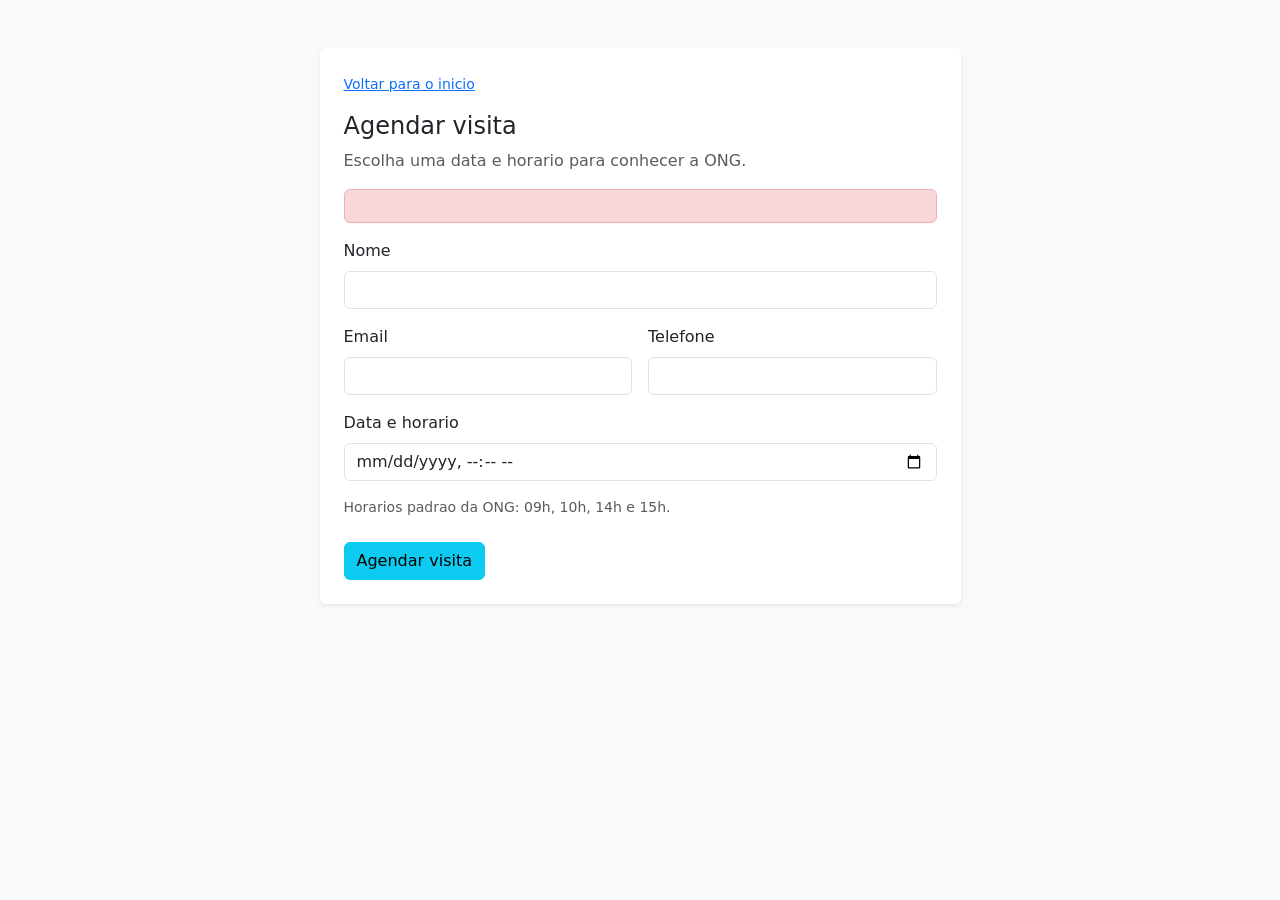
<file: src/main/resources/templates/visita-form.html>
<!DOCTYPE html>
<html lang="pt-br" xmlns:th="http://www.thymeleaf.org">
<head>
    <meta charset="UTF-8">
    <meta name="viewport" content="width=device-width, initial-scale=1">
    <title>Agendar visita - Conecta Geracao Viva</title>
    <link href="https://cdn.jsdelivr.net/npm/bootstrap@5.3.3/dist/css/bootstrap.min.css" rel="stylesheet">
    <link th:href="@{/css/app.css}" rel="stylesheet">
</head>
<body class="bg-light">
<main class="container py-5">
    <div class="row justify-content-center">
        <div class="col-lg-7">
            <div class="bg-white rounded shadow-sm p-4">
                <a class="small" th:href="@{/}">Voltar para o inicio</a>
                <h1 class="h4 mt-3">Agendar visita</h1>
                <p class="text-muted">Escolha uma data e horario para conhecer a ONG.</p>

                <div class="alert alert-danger" th:if="${erro}" th:text="${erro}"></div>

                <form th:action="@{/visitas/nova}" th:object="${visitaForm}" method="post">
                    <div class="mb-3">
                        <label class="form-label" for="nomeVisitante">Nome</label>
                        <input class="form-control" id="nomeVisitante" th:field="*{nomeVisitante}" type="text" required>
                        <div class="text-danger small" th:errors="*{nomeVisitante}"></div>
                    </div>

                    <div class="row g-3">
                        <div class="col-md-6">
                            <label class="form-label" for="emailVisitante">Email</label>
                            <input class="form-control" id="emailVisitante" th:field="*{emailVisitante}" type="email">
                            <div class="text-danger small" th:errors="*{emailVisitante}"></div>
                        </div>
                        <div class="col-md-6">
                            <label class="form-label" for="telefoneVisitante">Telefone</label>
                            <input class="form-control" id="telefoneVisitante" th:field="*{telefoneVisitante}" type="text" required>
                            <div class="text-danger small" th:errors="*{telefoneVisitante}"></div>
                        </div>
                    </div>

                    <div class="mt-3">
                        <label class="form-label" for="dataHorario">Data e horario</label>
                        <input class="form-control" id="dataHorario" th:field="*{dataHorario}" type="datetime-local" required>
                    </div>

                    <div class="small text-muted mt-3">
                        Horarios padrao da ONG: 09h, 10h, 14h e 15h.
                    </div>

                    <button class="btn btn-info mt-4" type="submit">Agendar visita</button>
                </form>
            </div>
        </div>
    </div>
</main>
</body>
</html>
</file>
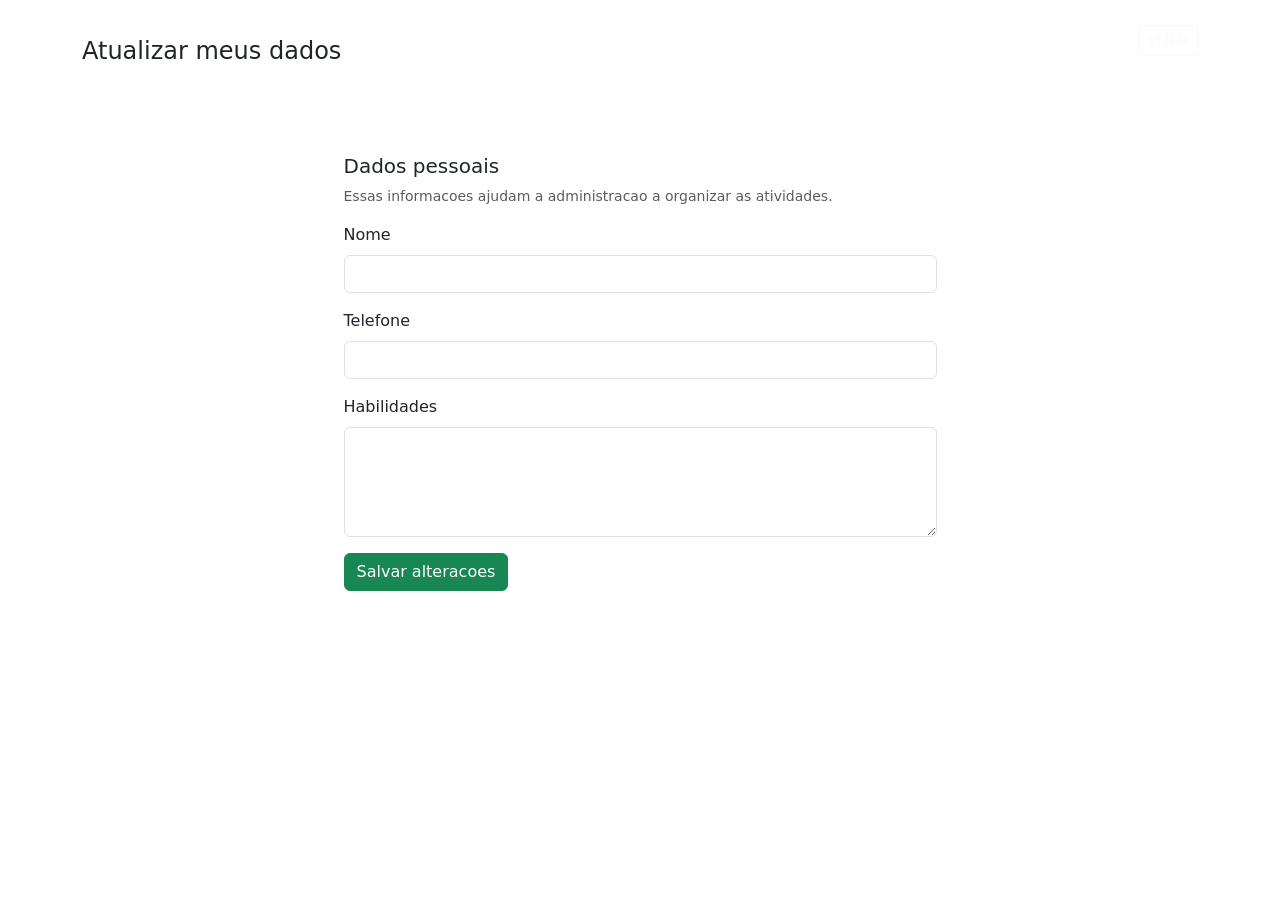
<file: src/main/resources/templates/voluntario-dados.html>
<!DOCTYPE html>
<html lang="pt-br" xmlns:th="http://www.thymeleaf.org">
<head>
    <meta charset="UTF-8">
    <meta name="viewport" content="width=device-width, initial-scale=1">
    <title>Meus dados - Conecta Geracao Viva</title>
    <link href="https://cdn.jsdelivr.net/npm/bootstrap@5.3.3/dist/css/bootstrap.min.css" rel="stylesheet">
    <link th:href="@{/css/app.css}" rel="stylesheet">
</head>
<body>
<nav class="topbar py-3">
    <div class="container d-flex justify-content-between align-items-center">
        <div>
            <div class="small text-white-50">Voluntario</div>
            <h1 class="h4 mb-0">Atualizar meus dados</h1>
        </div>
        <a class="btn btn-outline-light btn-sm" th:href="@{/voluntario}">Voltar</a>
    </div>
</nav>

<main class="container py-5">
    <div class="row justify-content-center">
        <div class="col-lg-7">
            <section class="bg-white p-4 modern-card">
                <h2 class="h5">Dados pessoais</h2>
                <p class="text-muted small">Essas informacoes ajudam a administracao a organizar as atividades.</p>

                <form th:action="@{/voluntario/dados}" th:object="${dadosForm}" method="post">
                    <div class="mb-3">
                        <label class="form-label" for="nome">Nome</label>
                        <input class="form-control" id="nome" th:field="*{nome}" type="text" required>
                        <div class="text-danger small" th:errors="*{nome}"></div>
                    </div>

                    <div class="mb-3">
                        <label class="form-label" for="telefone">Telefone</label>
                        <input class="form-control" id="telefone" th:field="*{telefone}" type="text" required>
                        <div class="text-danger small" th:errors="*{telefone}"></div>
                    </div>

                    <div class="mb-3">
                        <label class="form-label" for="habilidades">Habilidades</label>
                        <textarea class="form-control" id="habilidades" th:field="*{habilidades}" rows="4"></textarea>
                    </div>

                    <button class="btn btn-success" type="submit">Salvar alteracoes</button>
                </form>
            </section>
        </div>
    </div>
</main>
</body>
</html>
</file>
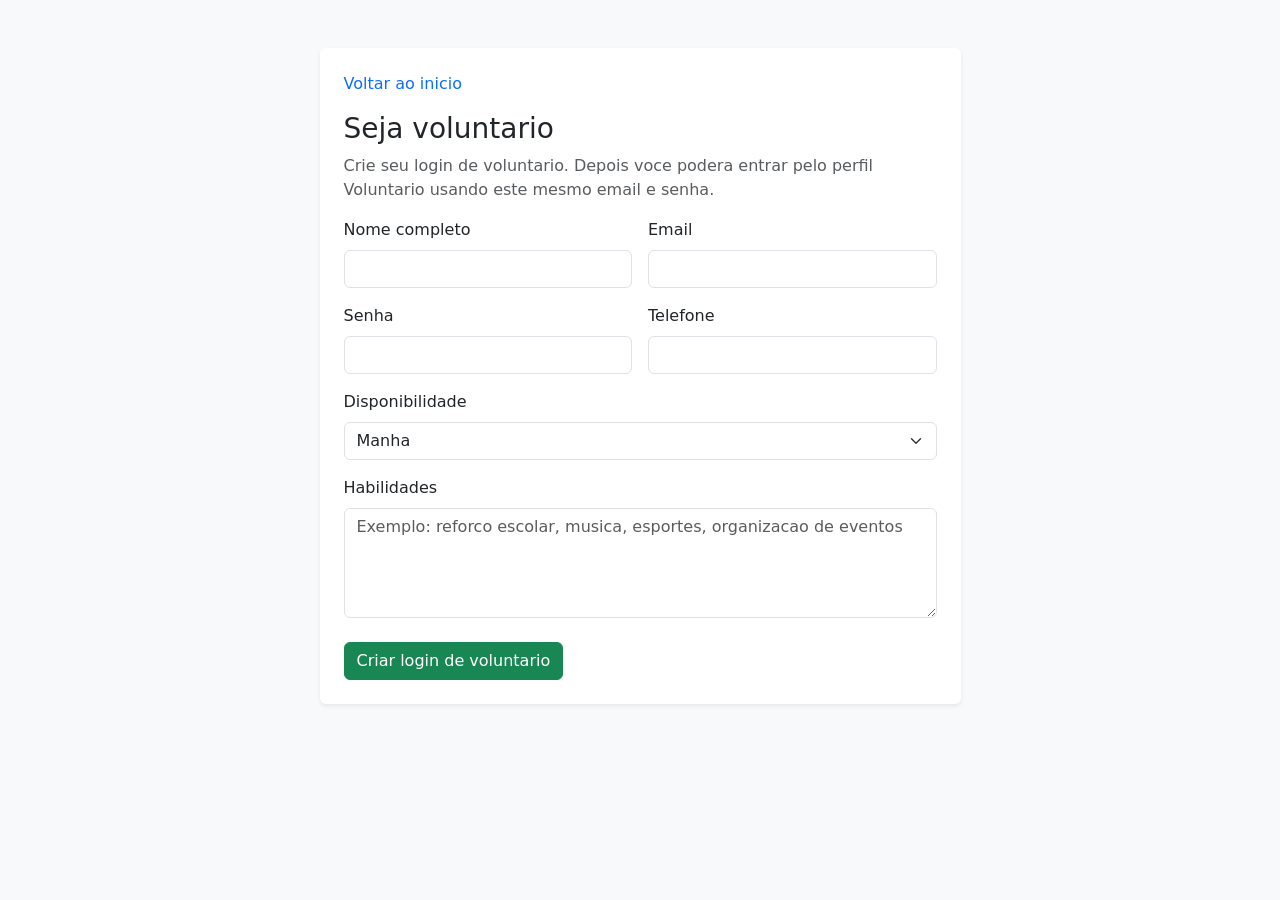
<file: src/main/resources/templates/voluntario-form.html>
<!DOCTYPE html>
<html lang="pt-br" xmlns:th="http://www.thymeleaf.org">
<head>
    <meta charset="UTF-8">
    <meta name="viewport" content="width=device-width, initial-scale=1">
    <title>Seja Voluntario - Conecta Geracao Viva</title>
    <link href="https://cdn.jsdelivr.net/npm/bootstrap@5.3.3/dist/css/bootstrap.min.css" rel="stylesheet">
    <link th:href="@{/css/app.css}" rel="stylesheet">
</head>
<body class="bg-light">
<main class="container py-5">
    <div class="row justify-content-center">
        <div class="col-lg-7">
            <div class="bg-white rounded shadow-sm p-4">
                <a class="text-decoration-none" th:href="@{/}">Voltar ao inicio</a>
                <h1 class="h3 mt-3">Seja voluntario</h1>
                <p class="text-muted">Crie seu login de voluntario. Depois voce podera entrar pelo perfil Voluntario usando este mesmo email e senha.</p>

                <form th:action="@{/voluntarios/novo}" th:object="${voluntarioForm}" method="post">
                    <div class="row g-3">
                        <div class="col-md-6">
                            <label class="form-label" for="nome">Nome completo</label>
                            <input class="form-control" id="nome" th:field="*{nome}" type="text" required>
                            <div class="text-danger small" th:errors="*{nome}"></div>
                        </div>
                        <div class="col-md-6">
                            <label class="form-label" for="email">Email</label>
                            <input class="form-control" id="email" th:field="*{email}" type="email" required>
                            <div class="text-danger small" th:errors="*{email}"></div>
                        </div>
                        <div class="col-md-6">
                            <label class="form-label" for="senha">Senha</label>
                            <input class="form-control" id="senha" th:field="*{senha}" type="password" required>
                            <div class="text-danger small" th:errors="*{senha}"></div>
                        </div>
                        <div class="col-md-6">
                            <label class="form-label" for="telefone">Telefone</label>
                            <input class="form-control" id="telefone" th:field="*{telefone}" type="text" required>
                            <div class="text-danger small" th:errors="*{telefone}"></div>
                        </div>
                        <div class="col-12">
                            <label class="form-label" for="disponibilidade">Disponibilidade</label>
                            <select class="form-select" id="disponibilidade" th:field="*{disponibilidade}">
                                <option value="Manha">Manha</option>
                                <option value="Tarde">Tarde</option>
                                <option value="Noite">Noite</option>
                                <option value="Finais de semana">Finais de semana</option>
                            </select>
                        </div>
                        <div class="col-12">
                            <label class="form-label" for="habilidades">Habilidades</label>
                            <textarea class="form-control" id="habilidades" th:field="*{habilidades}" rows="4" placeholder="Exemplo: reforco escolar, musica, esportes, organizacao de eventos"></textarea>
                        </div>
                    </div>

                    <button class="btn btn-success mt-4" type="submit">Criar login de voluntario</button>
                </form>
            </div>
        </div>
    </div>
</main>
</body>
</html>
</file>
